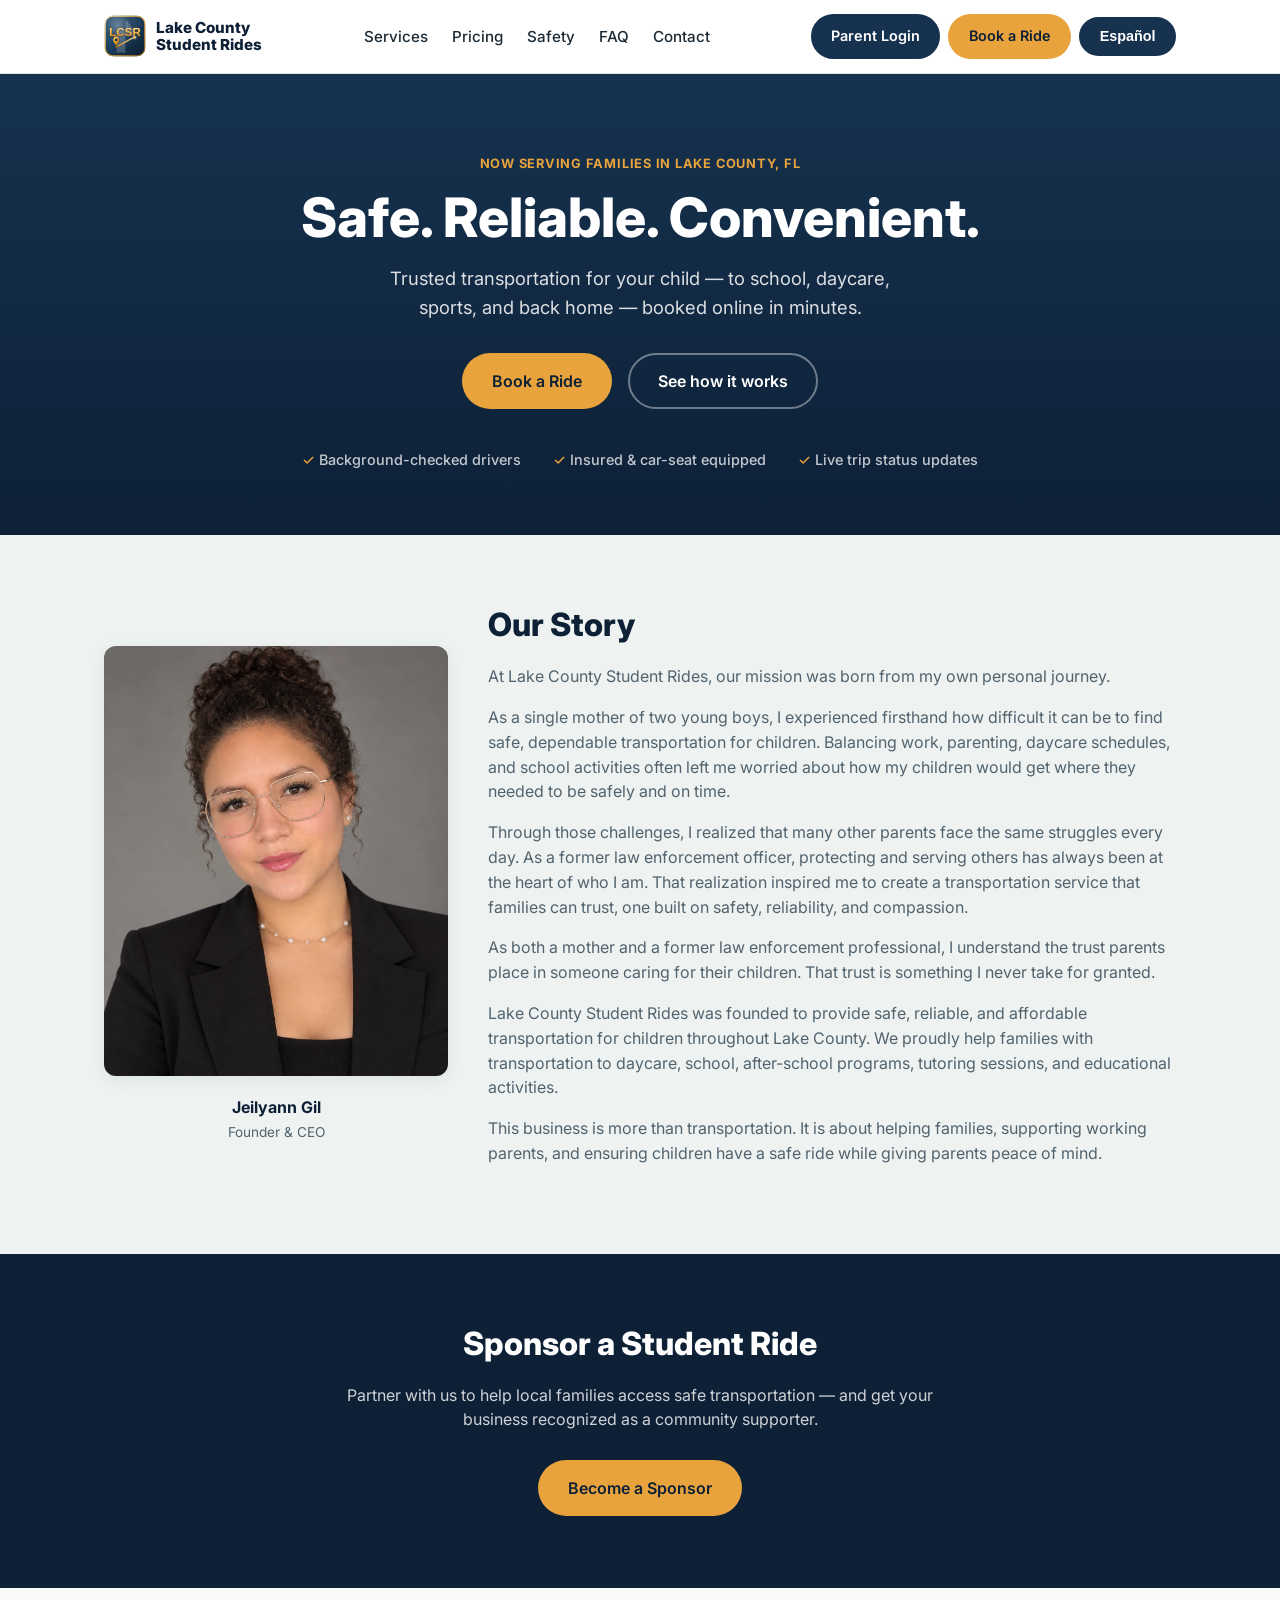
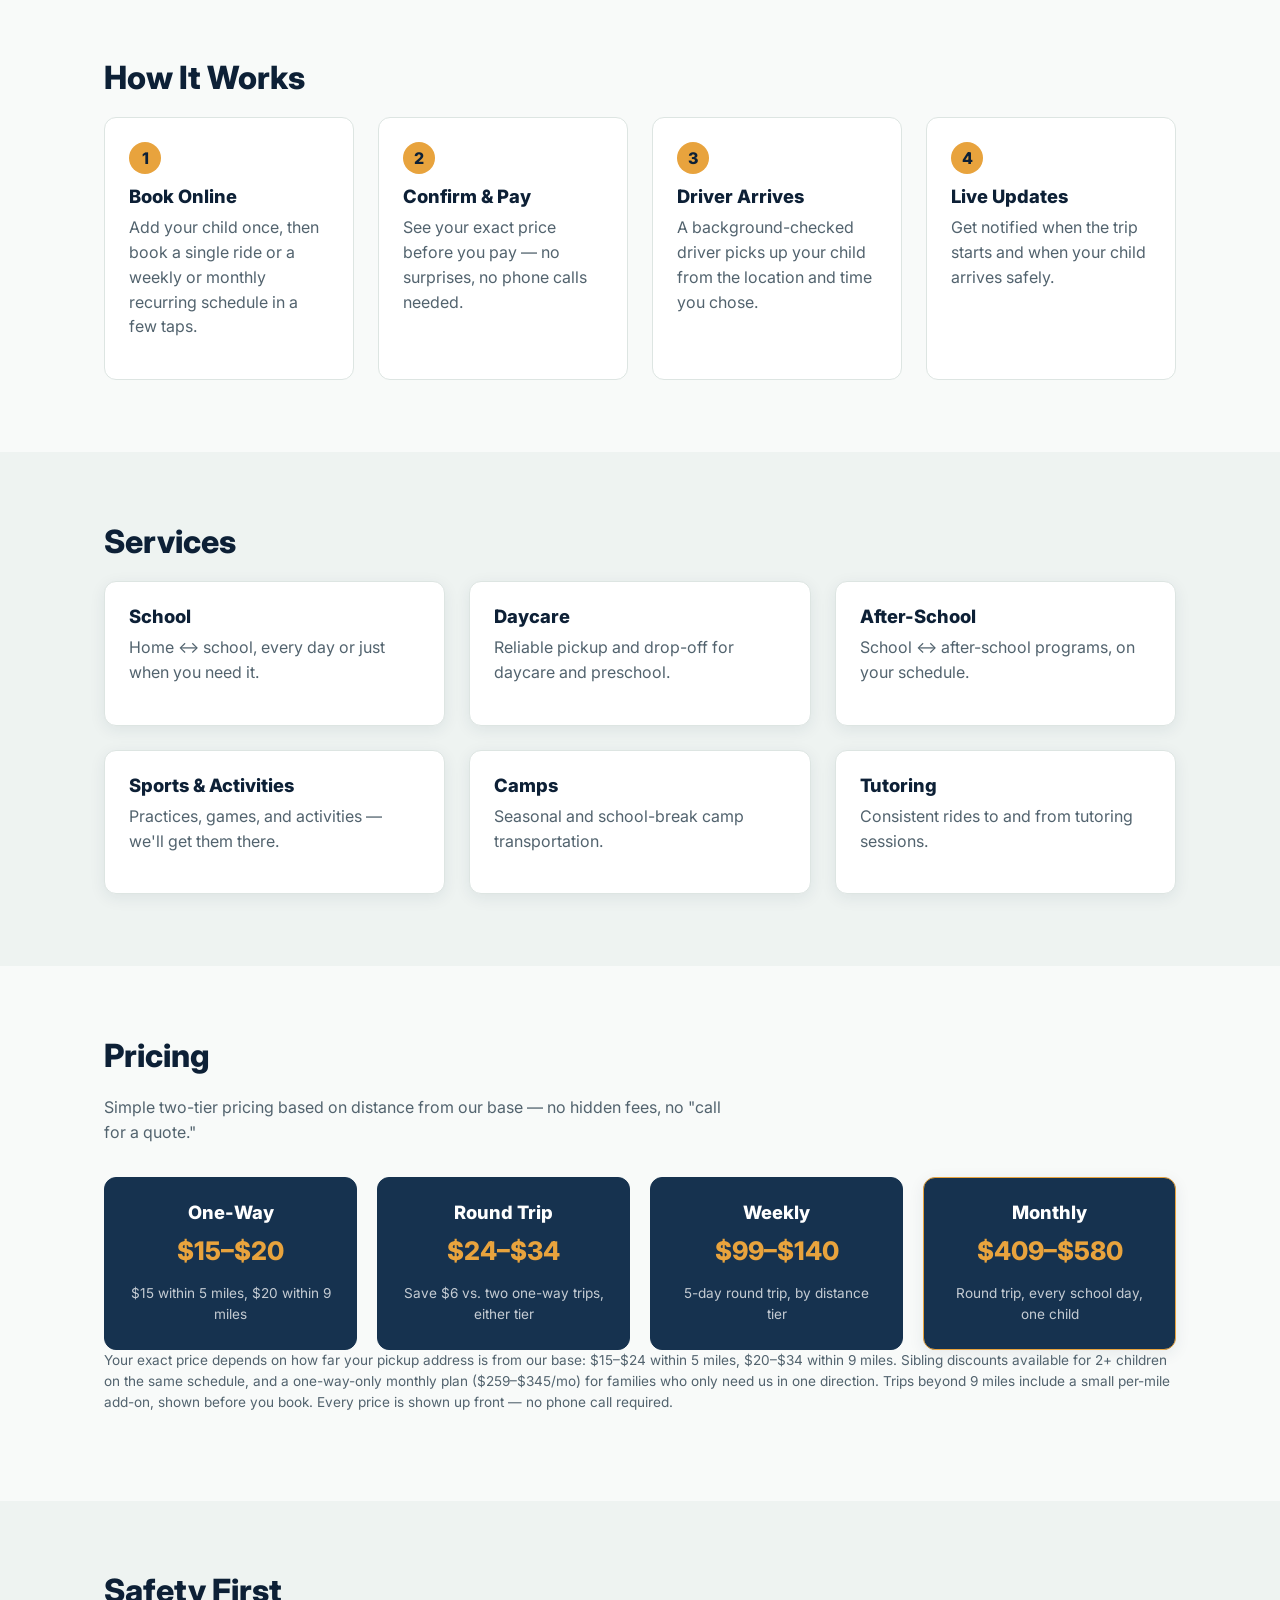
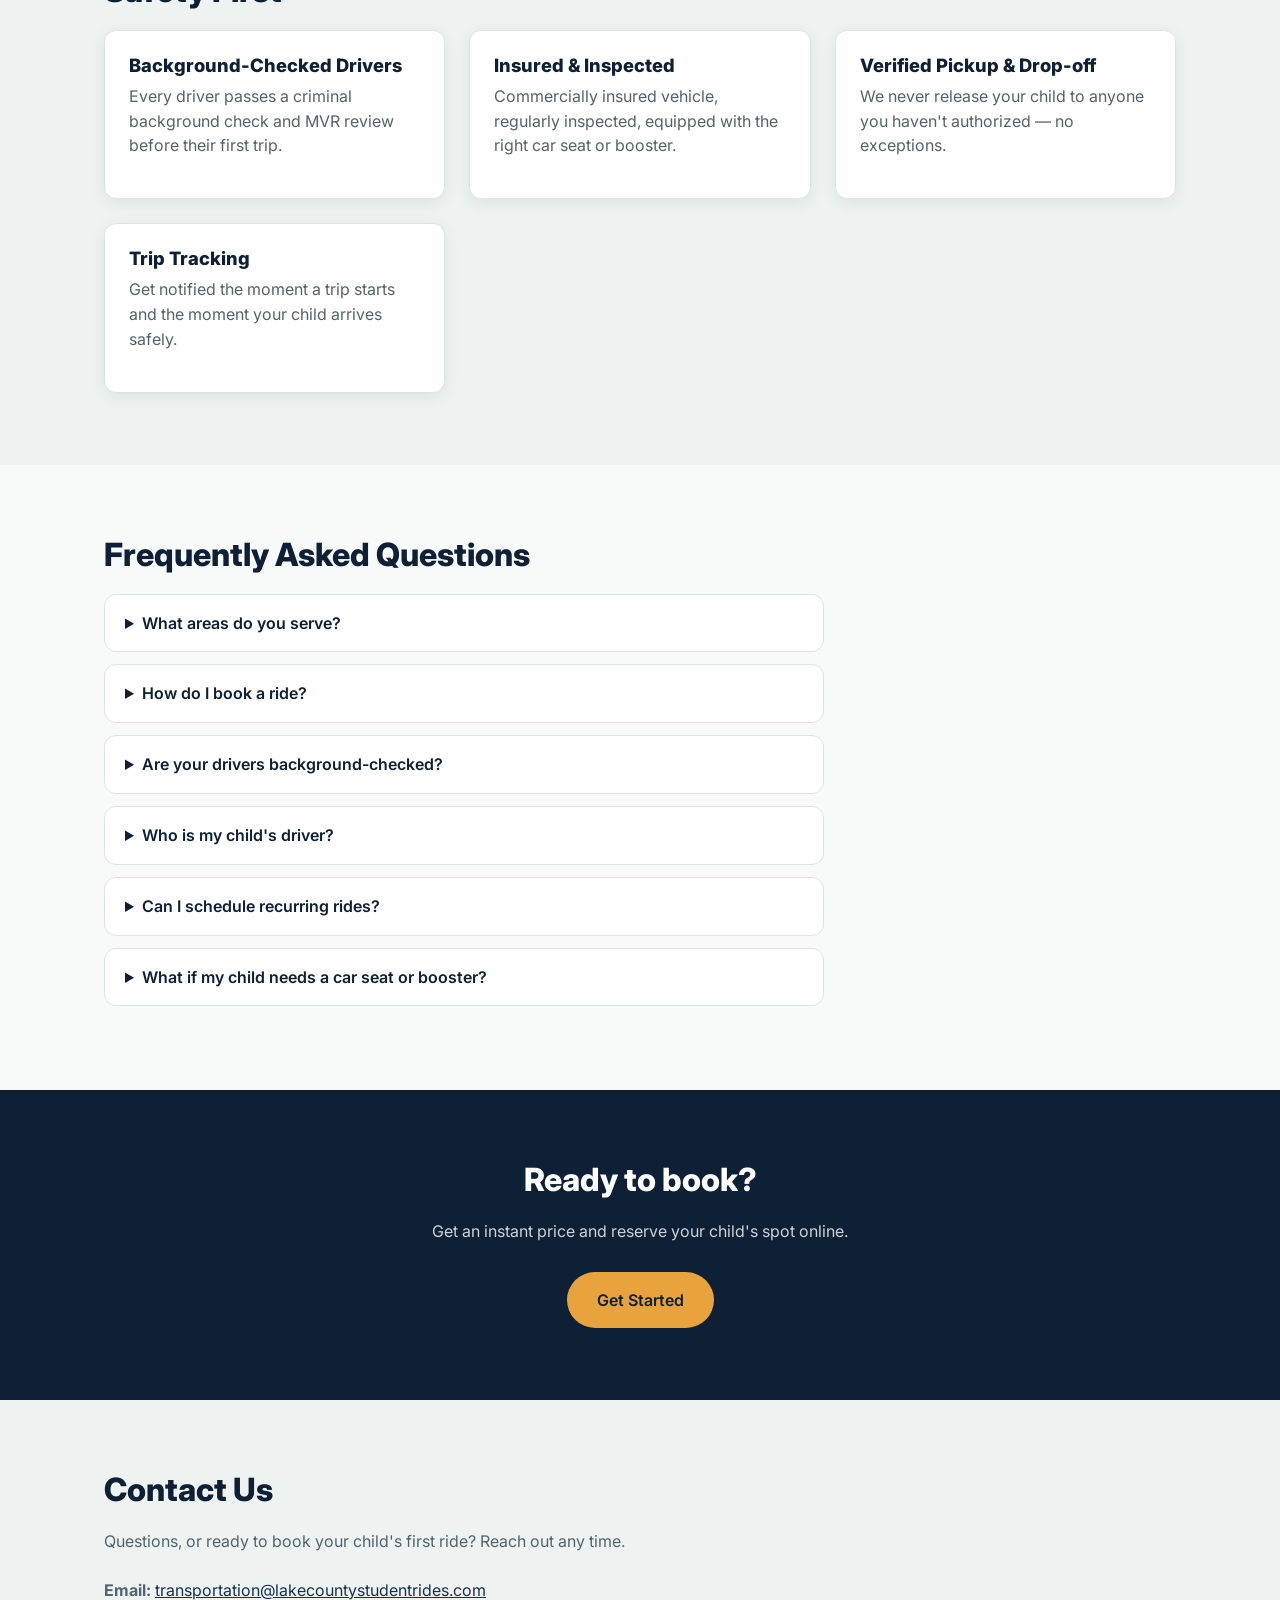
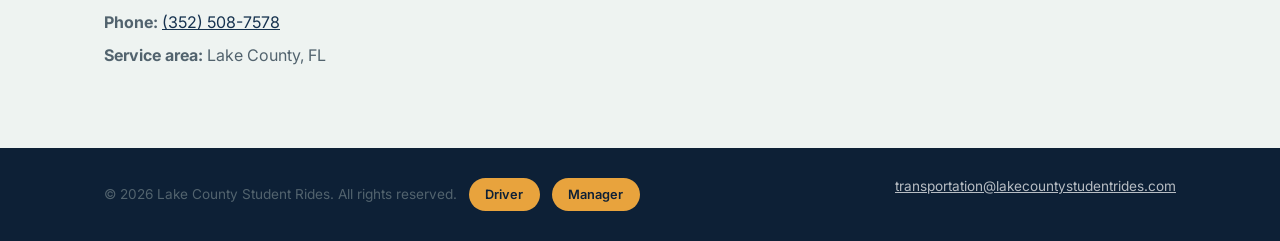
<file: index.html>
<!doctype html>
<html lang="en">
<head>
  <meta charset="UTF-8" />
  <meta name="viewport" content="width=device-width, initial-scale=1.0" />
  <title>Lake County Student Rides | Safe. Reliable. Convenient.</title>
  <meta name="description" content="Background-checked, insured transportation for children in Lake County, FL — school, daycare, after-school, sports, camps, and tutoring. Book online." />
  <link rel="preconnect" href="https://fonts.googleapis.com">
  <link rel="preconnect" href="https://fonts.gstatic.com" crossorigin>
  <link href="https://fonts.googleapis.com/css2?family=Inter:wght@400;500;600;700;800&display=swap" rel="stylesheet">
  <link rel="icon" type="image/svg+xml" href="/assets/logo-mark.svg" />
  <link rel="stylesheet" href="/assets/styles.css" />
</head>
<body>

  <header class="site-header">
    <div class="wrap header-inner">
      <a class="brand" href="/">
        <img src="/assets/logo-mark.svg" alt="" width="42" height="42" class="brand-mark-img" />
        <span class="brand-name">Lake County<br>Student Rides</span>
      </a>
      <nav class="main-nav" aria-label="Primary">
        <a href="#services" data-i18n-es="Servicios">Services</a>
        <a href="#pricing" data-i18n-es="Precios">Pricing</a>
        <a href="#safety" data-i18n-es="Seguridad">Safety</a>
        <a href="#faq" data-i18n-es="Preguntas Frecuentes">FAQ</a>
        <a href="#contact" data-i18n-es="Contacto">Contact</a>
      </nav>
      <div class="header-actions">
        <a class="btn btn-navy-white" href="/parent-portal.html" data-i18n-es="Acceso de Padres">Parent Login</a>
        <a class="btn btn-primary" href="/book.html" data-i18n-es="Reservar un Viaje">Book a Ride</a>
        <button type="button" class="btn btn-ghost" data-lang-toggle>Español</button>
      </div>
    </div>
  </header>

  <main>
    <section class="hero">
      <div class="wrap hero-inner">
        <p class="eyebrow" data-i18n-es="Ahora atendiendo a familias en el Condado de Lake, FL">Now serving families in Lake County, FL</p>
        <h1 data-i18n-es="Seguro. Confiable. Conveniente.">Safe. Reliable. Convenient.</h1>
        <p class="hero-sub" data-i18n-es="Transporte confiable para su hijo(a) — a la escuela, guardería, deportes, y de regreso a casa — reservado en línea en minutos.">
          Trusted transportation for your child — to school, daycare, sports, and back home —
          booked online in minutes.
        </p>
        <div class="hero-cta">
          <a class="btn btn-primary btn-lg" href="/book.html" data-i18n-es="Reservar un Viaje">Book a Ride</a>
          <a class="btn btn-ghost btn-lg" href="#how-it-works" data-i18n-es="Vea cómo funciona">See how it works</a>
        </div>
        <ul class="trust-strip" aria-label="Safety highlights">
          <li data-i18n-es="Conductores con verificación de antecedentes">Background-checked drivers</li>
          <li data-i18n-es="Asegurado y equipado con asiento de auto">Insured &amp; car-seat equipped</li>
          <li data-i18n-es="Actualizaciones en vivo del viaje">Live trip status updates</li>
        </ul>
      </div>
    </section>

    <section id="our-story" class="section section-alt">
      <div class="wrap">
        <div class="story-layout">
          <div>
            <img class="story-photo" src="/assets/images/owner-photo.webp" alt="Founder of Lake County Student Rides" />
            <p style="text-align:center; font-weight:700; color:var(--navy-dark); margin:0.75rem 0 0;">Jeilyann Gil</p>
            <p style="text-align:center; font-size:0.85rem; color:var(--text-muted); margin:0.15rem 0 0;">Founder &amp; CEO</p>
          </div>
          <div>
            <h2 data-i18n-es="Nuestra Historia">Our Story</h2>
            <p class="section-lede" data-i18n-es="En Lake County Student Rides, nuestra misión nació de mi propia experiencia personal.">At Lake County Student Rides, our mission was born from my own personal journey.</p>
            <p data-i18n-es="Como madre soltera de dos niños pequeños, experimenté de primera mano lo difícil que puede ser encontrar transporte seguro y confiable para los niños. Equilibrar el trabajo, la crianza, los horarios de guardería y las actividades escolares a menudo me dejaba preocupada por cómo mis hijos llegarían a donde necesitaban estar, de forma segura y a tiempo.">As a single mother of two young boys, I experienced firsthand how difficult it can be to find safe, dependable transportation for children. Balancing work, parenting, daycare schedules, and school activities often left me worried about how my children would get where they needed to be safely and on time.</p>
            <p data-i18n-es="A través de esos desafíos, me di cuenta de que muchos otros padres enfrentan las mismas dificultades todos los días. Como ex oficial de policía, proteger y servir a los demás siempre ha sido el centro de quién soy. Esa realización me inspiró a crear un servicio de transporte en el que las familias puedan confiar, uno basado en la seguridad, la confiabilidad y la compasión.">Through those challenges, I realized that many other parents face the same struggles every day. As a former law enforcement officer, protecting and serving others has always been at the heart of who I am. That realization inspired me to create a transportation service that families can trust, one built on safety, reliability, and compassion.</p>
            <p data-i18n-es="Como madre y ex profesional de las fuerzas del orden, entiendo la confianza que los padres depositan en alguien que cuida a sus hijos. Esa confianza es algo que nunca doy por sentado.">As both a mother and a former law enforcement professional, I understand the trust parents place in someone caring for their children. That trust is something I never take for granted.</p>
            <p data-i18n-es="Lake County Student Rides fue fundada para brindar transporte seguro, confiable y asequible para niños en todo el Condado de Lake. Con orgullo ayudamos a las familias con transporte a la guardería, la escuela, programas extracurriculares, sesiones de tutoría y actividades educativas.">Lake County Student Rides was founded to provide safe, reliable, and affordable transportation for children throughout Lake County. We proudly help families with transportation to daycare, school, after-school programs, tutoring sessions, and educational activities.</p>
            <p data-i18n-es="Este negocio es más que transporte. Se trata de ayudar a las familias, apoyar a los padres que trabajan, y asegurar que los niños tengan un viaje seguro mientras se les da tranquilidad a los padres.">This business is more than transportation. It is about helping families, supporting working parents, and ensuring children have a safe ride while giving parents peace of mind.</p>
          </div>
        </div>
      </div>
    </section>

    <section id="sponsor" class="section section-cta">
      <div class="wrap">
        <h2 data-i18n-es="Patrocine un Viaje Estudiantil">Sponsor a Student Ride</h2>
        <p style="max-width:640px; margin-left:auto; margin-right:auto;" data-i18n-es="Asóciese con nosotros para ayudar a familias locales a acceder a transporte seguro — y logre que su negocio sea reconocido como un patrocinador comunitario.">Partner with us to help local families access safe transportation — and get your business recognized as a community supporter.</p>
        <a class="btn btn-primary btn-lg" href="/sponsor.html" data-i18n-es="Conviértase en Patrocinador">Become a Sponsor</a>
      </div>
    </section>

    <section id="how-it-works" class="section">
      <div class="wrap">
        <h2 data-i18n-es="Cómo Funciona">How It Works</h2>
        <ol class="steps">
          <li>
            <span class="step-num">1</span>
            <h3 data-i18n-es="Reserve en Línea">Book Online</h3>
            <p data-i18n-es="Agregue a su hijo(a) una vez, luego reserve un viaje único o un horario recurrente semanal o mensual en unos pocos toques.">Add your child once, then book a single ride or a weekly or monthly recurring schedule in a few taps.</p>
          </li>
          <li>
            <span class="step-num">2</span>
            <h3 data-i18n-es="Confirme y Pague">Confirm &amp; Pay</h3>
            <p data-i18n-es="Vea su precio exacto antes de pagar — sin sorpresas, sin necesidad de llamadas telefónicas.">See your exact price before you pay — no surprises, no phone calls needed.</p>
          </li>
          <li>
            <span class="step-num">3</span>
            <h3 data-i18n-es="Llega el Conductor">Driver Arrives</h3>
            <p data-i18n-es="Un conductor con verificación de antecedentes recoge a su hijo(a) en el lugar y la hora que usted eligió.">A background-checked driver picks up your child from the location and time you chose.</p>
          </li>
          <li>
            <span class="step-num">4</span>
            <h3 data-i18n-es="Actualizaciones en Vivo">Live Updates</h3>
            <p data-i18n-es="Reciba notificaciones cuando el viaje comience y cuando su hijo(a) llegue de forma segura.">Get notified when the trip starts and when your child arrives safely.</p>
          </li>
        </ol>
      </div>
    </section>

    <section id="services" class="section section-alt">
      <div class="wrap">
        <h2 data-i18n-es="Servicios">Services</h2>
        <div class="cards">
          <div class="card"><h3 data-i18n-es="Escuela">School</h3><p data-i18n-es="Casa ↔ escuela, todos los días o solo cuando lo necesite.">Home ↔ school, every day or just when you need it.</p></div>
          <div class="card"><h3 data-i18n-es="Guardería">Daycare</h3><p data-i18n-es="Recogida y entrega confiable para guardería y preescolar.">Reliable pickup and drop-off for daycare and preschool.</p></div>
          <div class="card"><h3 data-i18n-es="Después de la Escuela">After-School</h3><p data-i18n-es="Escuela ↔ programas después de la escuela, según su horario.">School ↔ after-school programs, on your schedule.</p></div>
          <div class="card"><h3 data-i18n-es="Deportes y Actividades">Sports &amp; Activities</h3><p data-i18n-es="Prácticas, juegos y actividades — los llevaremos allí.">Practices, games, and activities — we'll get them there.</p></div>
          <div class="card"><h3 data-i18n-es="Campamentos">Camps</h3><p data-i18n-es="Transporte para campamentos de temporada y vacaciones escolares.">Seasonal and school-break camp transportation.</p></div>
          <div class="card"><h3 data-i18n-es="Tutoría">Tutoring</h3><p data-i18n-es="Viajes consistentes hacia y desde las sesiones de tutoría.">Consistent rides to and from tutoring sessions.</p></div>
        </div>
      </div>
    </section>

    <section id="pricing" class="section">
      <div class="wrap">
        <h2 data-i18n-es="Precios">Pricing</h2>
        <p class="section-lede" data-i18n-es='Precios simples de dos niveles según la distancia desde nuestra base — sin tarifas ocultas, sin tener que "llamar para cotizar."'>Simple two-tier pricing based on distance from our base — no hidden fees, no "call for a quote."</p>
        <div class="pricing-grid">
          <div class="price-card">
            <h3 data-i18n-es="Solo Ida">One-Way</h3>
            <p class="price">$15&ndash;$20</p>
            <p class="price-note" data-i18n-es="$15 dentro de 5 millas, $20 dentro de 9 millas">$15 within 5 miles, $20 within 9 miles</p>
          </div>
          <div class="price-card">
            <h3 data-i18n-es="Viaje Redondo">Round Trip</h3>
            <p class="price">$24&ndash;$34</p>
            <p class="price-note" data-i18n-es="Ahorre $6 comparado con dos viajes de ida, en cualquier nivel">Save $6 vs. two one-way trips, either tier</p>
          </div>
          <div class="price-card">
            <h3 data-i18n-es="Semanal">Weekly</h3>
            <p class="price">$99&ndash;$140</p>
            <p class="price-note" data-i18n-es="Viaje redondo de 5 días, según el nivel de distancia">5-day round trip, by distance tier</p>
          </div>
          <div class="price-card price-card-highlight">
            <h3 data-i18n-es="Mensual">Monthly</h3>
            <p class="price">$409&ndash;$580</p>
            <p class="price-note" data-i18n-es="Viaje redondo, todos los días de escuela, un niño">Round trip, every school day, one child</p>
          </div>
        </div>
        <p class="section-footnote" data-i18n-es="Su precio exacto depende de qué tan lejos está su dirección de recogida de nuestra base: $15–$24 dentro de 5 millas, $20–$34 dentro de 9 millas. Hay descuentos para hermanos disponibles para 2 o más niños con el mismo horario, y un plan mensual de solo ida ($259–$345/mes) para familias que solo necesitan el servicio en una dirección. Los viajes de más de 9 millas incluyen un pequeño cargo adicional por milla, mostrado antes de reservar. Cada precio se muestra por adelantado — no se requiere llamada telefónica.">Your exact price depends on how far your pickup address is from our base: $15–$24 within 5 miles, $20–$34 within 9 miles. Sibling discounts available for 2+ children on the same schedule, and a one-way-only monthly plan ($259–$345/mo) for families who only need us in one direction. Trips beyond 9 miles include a small per-mile add-on, shown before you book. Every price is shown up front — no phone call required.</p>
      </div>
    </section>

    <section id="safety" class="section section-alt">
      <div class="wrap">
        <h2 data-i18n-es="La Seguridad Primero">Safety First</h2>
        <div class="cards">
          <div class="card">
            <h3 data-i18n-es="Conductores con Verificación de Antecedentes">Background-Checked Drivers</h3>
            <p data-i18n-es="Cada conductor pasa una verificación de antecedentes penales y una revisión de su historial de manejo antes de su primer viaje.">Every driver passes a criminal background check and MVR review before their first trip.</p>
          </div>
          <div class="card">
            <h3 data-i18n-es="Asegurado e Inspeccionado">Insured &amp; Inspected</h3>
            <p data-i18n-es="Vehículo con seguro comercial, inspeccionado regularmente, equipado con el asiento de auto o elevador adecuado.">Commercially insured vehicle, regularly inspected, equipped with the right car seat or booster.</p>
          </div>
          <div class="card">
            <h3 data-i18n-es="Recogida y Entrega Verificada">Verified Pickup &amp; Drop-off</h3>
            <p data-i18n-es="Nunca entregamos a su hijo(a) a alguien que usted no haya autorizado — sin excepciones.">We never release your child to anyone you haven't authorized — no exceptions.</p>
          </div>
          <div class="card">
            <h3 data-i18n-es="Seguimiento del Viaje">Trip Tracking</h3>
            <p data-i18n-es="Reciba una notificación en el momento en que comienza el viaje y en el momento en que su hijo(a) llega de forma segura.">Get notified the moment a trip starts and the moment your child arrives safely.</p>
          </div>
        </div>
      </div>
    </section>

    <section id="faq" class="section">
      <div class="wrap">
        <h2 data-i18n-es="Preguntas Frecuentes">Frequently Asked Questions</h2>
        <div class="faq-list">
          <details>
            <summary data-i18n-es="¿Qué áreas atienden?">What areas do you serve?</summary>
            <p data-i18n-es="Actualmente atendemos Tavares, Eustis y Mount Dora en el Condado de Lake, FL — pronto expandiéndonos a todo el Condado de Lake. Contáctenos para confirmar la cobertura de su dirección específica.">We're currently serving Tavares, Eustis, and Mount Dora in Lake County, FL — soon expanding to all of Lake County. Contact us to confirm coverage for your specific address.</p>
          </details>
          <details>
            <summary data-i18n-es="¿Cómo reservo un viaje?">How do I book a ride?</summary>
            <p data-i18n-es='Vaya a nuestra página de <a href="/book.html">Reservar un Viaje</a> — ingrese su dirección de recogida y elija su servicio, y verá su precio exacto antes de pagar.'>Head to our <a href="/book.html">Book a Ride</a> page — enter your pickup address and choose your service, and you'll see your exact price before paying anything.</p>
          </details>
          <details>
            <summary data-i18n-es="¿Sus conductores tienen verificación de antecedentes?">Are your drivers background-checked?</summary>
            <p data-i18n-es="Sí. Cada conductor completa una verificación de antecedentes, una revisión de su historial de manejo, y una certificación de RCP/primeros auxilios antes de conducir.">Yes. Every driver completes a background check, motor vehicle record review, and CPR/First Aid certification before driving.</p>
          </details>
          <details>
            <summary data-i18n-es="¿Quién es el conductor de mi hijo(a)?">Who is my child's driver?</summary>
            <p style="font-style:italic; font-weight:700; color:var(--navy-dark); border-left:3px solid var(--gold); padding-left:0.85rem; margin-bottom:0.85rem;" data-i18n-es="Las personas cariñosas y confiables que ayudan a transportar a sus hijos de forma segura todos los días.">The caring and trusted individuals who help transport your children safely every day.</p>
            <p data-i18n-es="Por ahora, esa soy yo personalmente — como fundadora, actualmente conduzco cada ruta yo misma, para que usted siempre sepa exactamente quién recoge y entrega a su hijo(a). A medida que crezcamos, cualquier conductor adicional cumplirá con los mismos estándares de verificación de antecedentes, historial de manejo y RCP/primeros auxilios antes de conducir a su hijo(a).">Right now, that's me personally — as the founder, I currently drive every single route myself, so you always know exactly who's picking up and dropping off your child. As we grow, any additional drivers will meet the same background-check, MVR, and CPR/First Aid standards before ever driving your child.</p>
          </details>
          <details>
            <summary data-i18n-es="¿Puedo programar viajes recurrentes?">Can I schedule recurring rides?</summary>
            <p data-i18n-es="Sí — se admiten horarios recurrentes tanto semanales como mensuales (por ejemplo, viajes escolares de lunes a viernes), con un descuento para horarios fijos. Los planes mensuales incluso pueden renovarse automáticamente cada mes para que no tenga que reservar de nuevo.">Yes — both weekly and monthly recurring schedules (e.g., Monday–Friday school runs) are supported, with a discount for standing schedules. Monthly plans can even auto-renew each month so you don't have to rebook.</p>
          </details>
          <details>
            <summary data-i18n-es="¿Qué pasa si mi hijo(a) necesita un asiento de auto o elevador?">What if my child needs a car seat or booster?</summary>
            <p data-i18n-es="Nosotros proporcionamos e instalamos asientos de auto y elevadores apropiados para la edad — solo díganos la edad de su hijo(a) al momento de reservar.">We provide and install age-appropriate car seats and booster seats — just let us know your child's age when booking.</p>
          </details>
        </div>
      </div>
    </section>

    <section id="book" class="section section-cta">
      <div class="wrap">
        <h2 data-i18n-es="¿Listo para reservar?">Ready to book?</h2>
        <p data-i18n-es="Obtenga un precio instantáneo y reserve el lugar de su hijo(a) en línea.">Get an instant price and reserve your child's spot online.</p>
        <a class="btn btn-primary btn-lg" href="/book.html" data-i18n-es="Comenzar">Get Started</a>
      </div>
    </section>

    <section id="contact" class="section section-alt">
      <div class="wrap contact-inner">
        <div>
          <h2 data-i18n-es="Contáctenos">Contact Us</h2>
          <p data-i18n-es="¿Preguntas, o listo para reservar el primer viaje de su hijo(a)? Comuníquese en cualquier momento.">Questions, or ready to book your child's first ride? Reach out any time.</p>
          <ul class="contact-list">
            <li><strong data-i18n-es="Correo electrónico:">Email:</strong> <a href="mailto:transportation@lakecountystudentrides.com">transportation@lakecountystudentrides.com</a></li>
            <li><strong data-i18n-es="Teléfono:">Phone:</strong> <a href="tel:+13525087578">(352) 508-7578</a></li>
            <li><strong data-i18n-es="Área de servicio:">Service area:</strong> <span data-i18n-es="Condado de Lake, FL">Lake County, FL</span></li>
          </ul>
        </div>
      </div>
    </section>
  </main>

  <footer class="site-footer">
    <div class="wrap footer-inner">
      <div style="display:flex; align-items:center; gap:0.75rem; flex-wrap:wrap;">
        <p style="margin:0;">&copy; <span id="year"></span> Lake County Student Rides. <span data-i18n-es="Todos los derechos reservados.">All rights reserved.</span></p>
        <a class="btn btn-primary" href="/driver.html" style="padding:0.3rem 0.9rem; font-size:0.8rem;" data-i18n-es="Conductor">Driver</a>
        <a class="btn btn-primary" href="/manage-drivers.html" style="padding:0.3rem 0.9rem; font-size:0.8rem;" data-i18n-es="Gerente">Manager</a>
      </div>
      <p class="footer-links"><a href="mailto:transportation@lakecountystudentrides.com">transportation@lakecountystudentrides.com</a></p>
    </div>
  </footer>

  <script>
    document.getElementById('year').textContent = new Date().getFullYear();
  </script>
  <script src="/assets/i18n.js"></script>
</body>
</html>
</file>
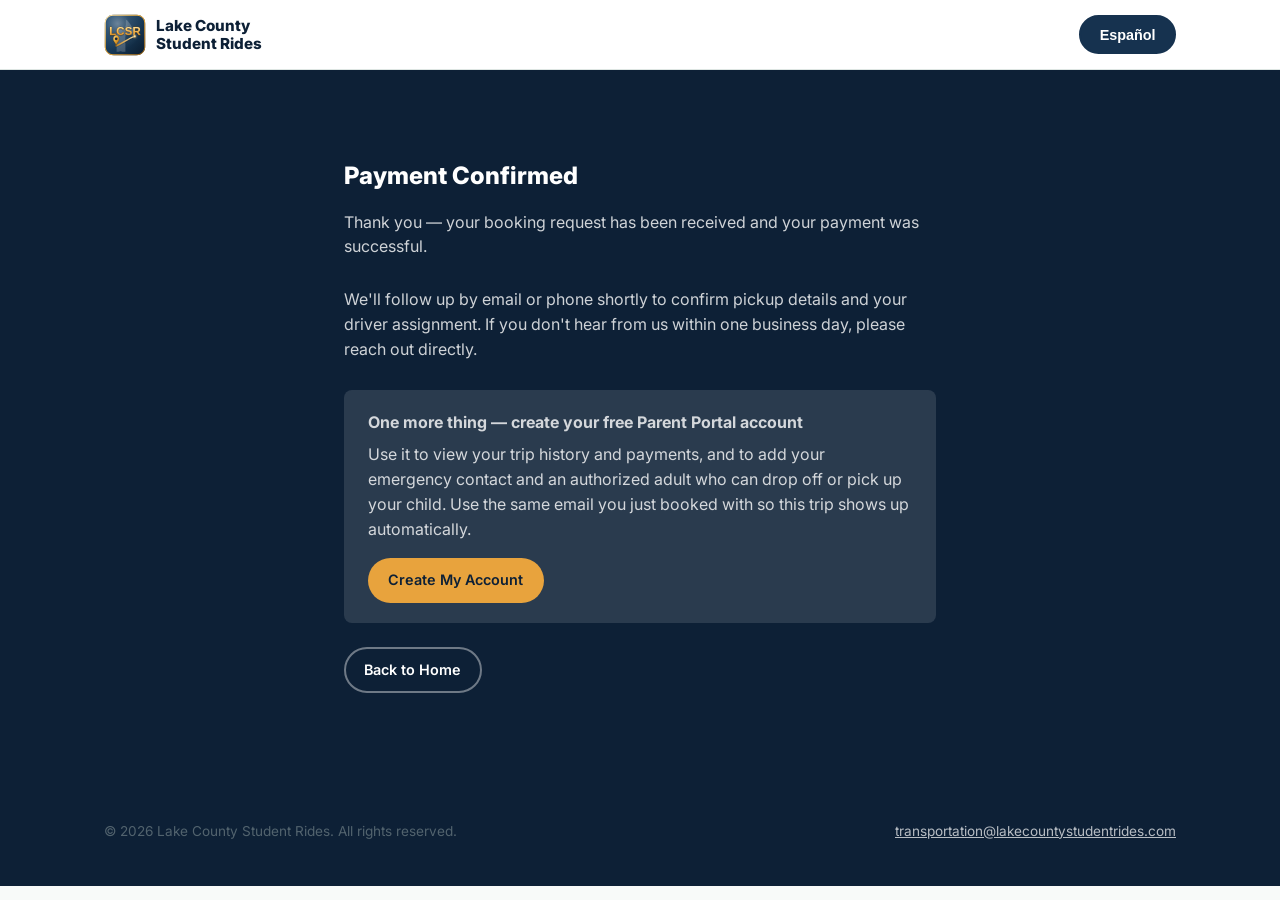
<file: booking-success.html>
<!doctype html>
<html lang="en">
<head>
  <meta charset="UTF-8" />
  <meta name="viewport" content="width=device-width, initial-scale=1.0" />
  <title>Payment Confirmed | Lake County Student Rides</title>
  <link rel="preconnect" href="https://fonts.googleapis.com">
  <link rel="preconnect" href="https://fonts.gstatic.com" crossorigin>
  <link href="https://fonts.googleapis.com/css2?family=Inter:wght@400;500;600;700;800&display=swap" rel="stylesheet">
  <link rel="icon" type="image/svg+xml" href="/assets/logo-mark.svg" />
  <link rel="stylesheet" href="/assets/styles.css" />
</head>
<body>
  <header class="site-header">
    <div class="wrap header-inner">
      <a class="brand" href="/">
        <img src="/assets/logo-mark.svg" alt="" width="42" height="42" class="brand-mark-img" />
        <span class="brand-name">Lake County<br>Student Rides</span>
      </a>
      <button type="button" class="btn btn-ghost" data-lang-toggle style="margin-left:auto;">Español</button>
    </div>
  </header>

  <main>
    <section class="section section-cta" style="text-align:left;">
      <div class="wrap" style="max-width:640px;">
        <h1 style="color:#fff;" data-i18n-es="Pago Confirmado">Payment Confirmed</h1>
        <p data-i18n-es="Gracias — su solicitud de reserva ha sido recibida y su pago fue exitoso.">Thank you — your booking request has been received and your payment was successful.</p>
        <p data-i18n-es="Le daremos seguimiento por correo electrónico o teléfono en breve para confirmar los detalles de recogida y la asignación de su conductor. Si no tiene noticias nuestras dentro de un día hábil, por favor contáctenos directamente.">We'll follow up by email or phone shortly to confirm pickup details and your driver assignment. If you don't hear from us within one business day, please reach out directly.</p>
        <div style="background:rgba(255,255,255,0.12); border-radius:8px; padding:1.25rem 1.5rem; margin:1.5rem 0;">
          <p style="margin:0 0 0.5rem; font-weight:700;" data-i18n-es="Una cosa más — cree su cuenta gratuita del Portal para Padres">One more thing — create your free Parent Portal account</p>
          <p style="margin:0 0 1rem;" data-i18n-es="Úsela para ver su historial de viajes y pagos, y para agregar su contacto de emergencia y un adulto autorizado que pueda dejar o recoger a su hijo/a. Use el mismo correo electrónico con el que acaba de reservar para que este viaje aparezca automáticamente.">Use it to view your trip history and payments, and to add your emergency contact and an authorized adult who can drop off or pick up your child. Use the same email you just booked with so this trip shows up automatically.</p>
          <a class="btn btn-primary" href="/parent-portal.html" data-i18n-es="Crear Mi Cuenta">Create My Account</a>
        </div>
        <p><a class="btn btn-ghost" href="/" style="color:#fff; border-color:rgba(255,255,255,0.4);" data-i18n-es="Volver al Inicio">Back to Home</a></p>
      </div>
    </section>
  </main>

  <footer class="site-footer">
    <div class="wrap footer-inner">
      <p>&copy; <span id="year"></span> <span data-i18n-es="Lake County Student Rides. Todos los derechos reservados.">Lake County Student Rides. All rights reserved.</span></p>
      <p class="footer-links"><a href="mailto:transportation@lakecountystudentrides.com">transportation@lakecountystudentrides.com</a></p>
    </div>
  </footer>
  <script>document.getElementById('year').textContent = new Date().getFullYear();</script>
  <script src="/assets/i18n.js"></script>
</body>
</html>
</file>
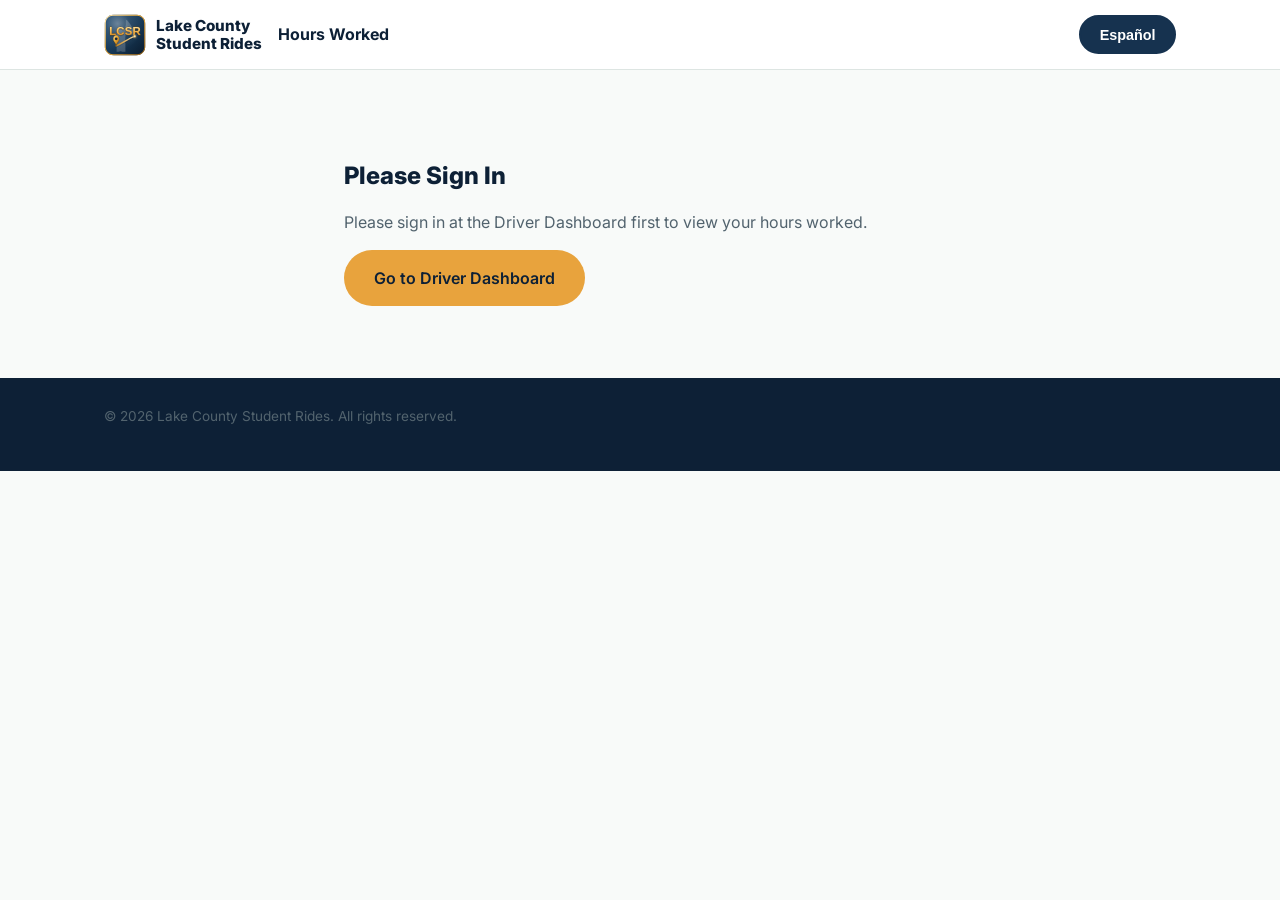
<file: driver-hours.html>
<!doctype html>
<html lang="en">
<head>
  <meta charset="UTF-8" />
  <meta name="viewport" content="width=device-width, initial-scale=1.0" />
  <title>Hours Worked | Lake County Student Rides</title>
  <meta name="robots" content="noindex, nofollow" />
  <link rel="icon" type="image/svg+xml" href="/assets/logo-mark.svg" />
  <link rel="manifest" href="/driver-manifest.json" />
  <link rel="apple-touch-icon" href="/assets/icons/icon-192.png" />
  <meta name="theme-color" content="#16324f" />
  <meta name="mobile-web-app-capable" content="yes" />
  <meta name="apple-mobile-web-app-capable" content="yes" />
  <meta name="apple-mobile-web-app-status-bar-style" content="black-translucent" />
  <meta name="apple-mobile-web-app-title" content="LCSR Driver" />
  <link href="https://fonts.googleapis.com/css2?family=Inter:wght@400;500;600;700;800&display=swap" rel="stylesheet">
  <link rel="stylesheet" href="/assets/styles.css" />
</head>
<body>

  <header class="site-header">
    <div class="wrap header-inner">
      <a class="brand" href="/">
        <img src="/assets/logo-mark.svg" alt="" width="42" height="42" class="brand-mark-img" />
        <span class="brand-name">Lake County<br>Student Rides</span>
      </a>
      <span style="font-weight:700; color:var(--navy-dark);" data-i18n-es="Horas Trabajadas">Hours Worked</span>
      <button type="button" class="btn btn-ghost" data-lang-toggle style="margin-left:auto;">Español</button>
    </div>
  </header>

  <main>
    <section class="section booking-section">
      <div class="wrap booking-wrap">

        <div id="signed-out-panel" hidden>
          <h1 data-i18n-es="Por Favor Inicie Sesión">Please Sign In</h1>
          <p class="section-lede" data-i18n-es="Inicie sesión en el Panel del Conductor primero para ver sus horas trabajadas.">Please sign in at the Driver Dashboard first to view your hours worked.</p>
          <a class="btn btn-primary btn-lg" href="/driver.html" data-i18n-es="Ir al Panel del Conductor">Go to Driver Dashboard</a>
        </div>

        <div id="hours-panel" hidden>
          <h1 data-i18n-es="Horas Trabajadas">Hours Worked</h1>
          <p class="section-lede" data-i18n-es="Sus horas, agrupadas en períodos de pago de dos semanas, más reciente primero.">Your hours, grouped into two-week pay periods, most recent first.</p>
          <a class="btn btn-ghost" href="/driver-profile.html" style="margin-bottom:1.5rem; display:inline-block;" data-i18n-es="&larr; Volver a Mi Información">&larr; Back to My Information</a>

          <div id="hours-list"></div>
          <div id="hours-error" class="price-error" role="alert" hidden></div>
        </div>

      </div>
    </section>
  </main>

  <footer class="site-footer">
    <div class="wrap footer-inner">
      <p>&copy; <span id="year"></span> <span data-i18n-es="Lake County Student Rides. Todos los derechos reservados.">Lake County Student Rides. All rights reserved.</span></p>
    </div>
  </footer>

  <script>document.getElementById('year').textContent = new Date().getFullYear();</script>
  <script src="/assets/i18n.js"></script>
  <script src="/assets/driver-hours.js"></script>
  <script>
    if ('serviceWorker' in navigator) {
      window.addEventListener('load', () => navigator.serviceWorker.register('/sw.js'));
    }
  </script>
</body>
</html>
</file>
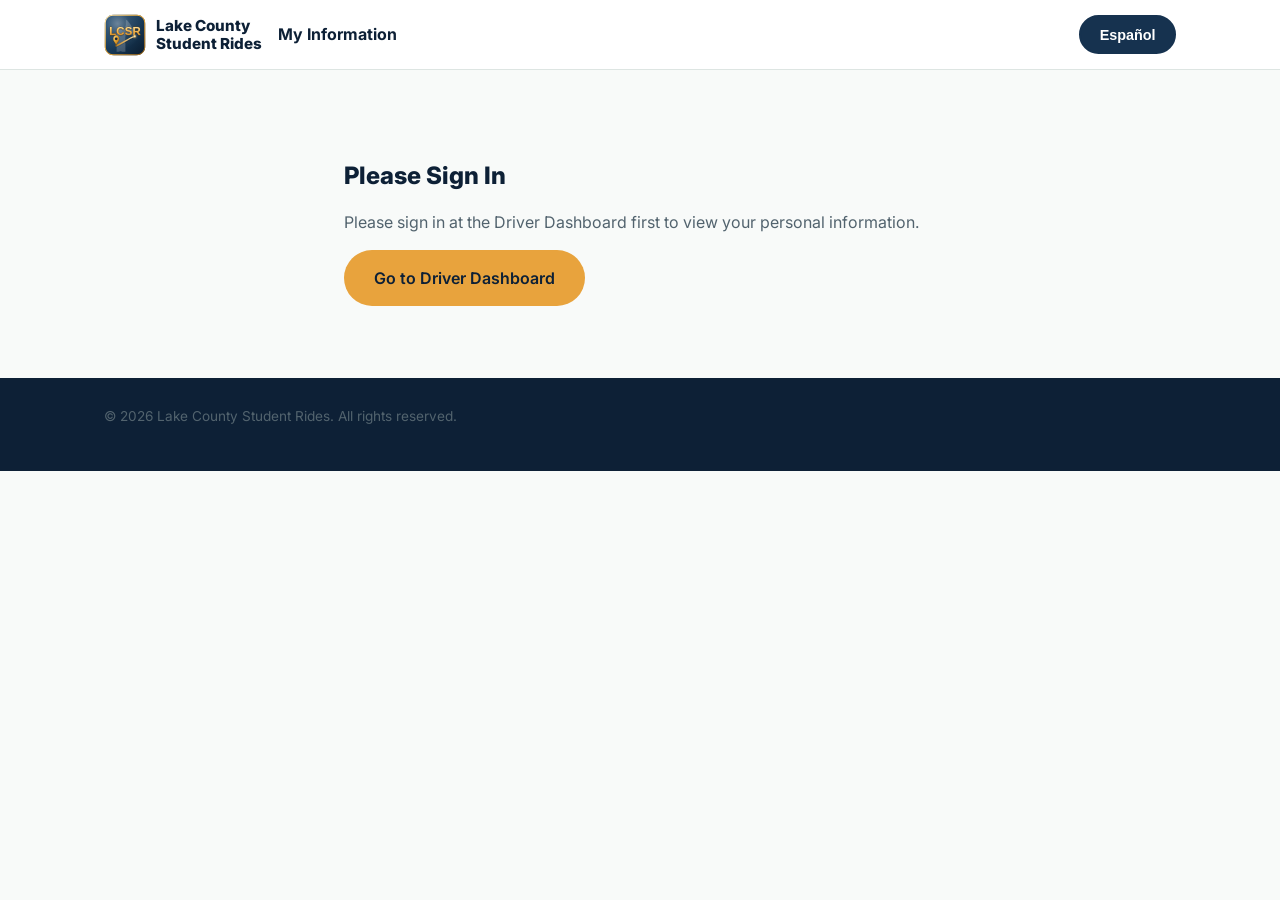
<file: driver-profile.html>
<!doctype html>
<html lang="en">
<head>
  <meta charset="UTF-8" />
  <meta name="viewport" content="width=device-width, initial-scale=1.0" />
  <title>My Information | Lake County Student Rides</title>
  <meta name="robots" content="noindex, nofollow" />
  <link rel="icon" type="image/svg+xml" href="/assets/logo-mark.svg" />
  <link rel="manifest" href="/driver-manifest.json" />
  <link rel="apple-touch-icon" href="/assets/icons/icon-192.png" />
  <meta name="theme-color" content="#16324f" />
  <meta name="mobile-web-app-capable" content="yes" />
  <meta name="apple-mobile-web-app-capable" content="yes" />
  <meta name="apple-mobile-web-app-status-bar-style" content="black-translucent" />
  <meta name="apple-mobile-web-app-title" content="LCSR Driver" />
  <link href="https://fonts.googleapis.com/css2?family=Inter:wght@400;500;600;700;800&display=swap" rel="stylesheet">
  <link rel="stylesheet" href="/assets/styles.css" />
</head>
<body>

  <header class="site-header">
    <div class="wrap header-inner">
      <a class="brand" href="/">
        <img src="/assets/logo-mark.svg" alt="" width="42" height="42" class="brand-mark-img" />
        <span class="brand-name">Lake County<br>Student Rides</span>
      </a>
      <span style="font-weight:700; color:var(--navy-dark);" data-i18n-es="Mi Información">My Information</span>
      <button type="button" class="btn btn-ghost" data-lang-toggle style="margin-left:auto;">Español</button>
    </div>
  </header>

  <main>
    <section class="section booking-section">
      <div class="wrap booking-wrap">

        <div id="signed-out-panel" hidden>
          <h1 data-i18n-es="Por Favor Inicie Sesión">Please Sign In</h1>
          <p class="section-lede" data-i18n-es="Inicie sesión en el Panel del Conductor primero para ver su información personal.">Please sign in at the Driver Dashboard first to view your personal information.</p>
          <a class="btn btn-primary btn-lg" href="/driver.html" data-i18n-es="Ir al Panel del Conductor">Go to Driver Dashboard</a>
        </div>

        <div id="info-panel" hidden>
          <h1 data-i18n-es="Mi Información">My Information</h1>
          <p class="section-lede" data-i18n-es="Haga clic en Editar para actualizar su información de contacto y de emergencia. Para la licencia, el vehículo o la fecha de contratación, comuníquese con su gerente.">Click Edit to update your contact and emergency contact info. For license, vehicle, or hire date info, contact your manager.</p>
          <a class="btn btn-ghost" href="/driver.html" style="margin-bottom:1.5rem; display:inline-block;" data-i18n-es="&larr; Volver al Panel">&larr; Back to Dashboard</a>
          <a class="btn btn-primary" href="/driver-hours.html" style="margin-bottom:1.5rem; margin-left:0.5rem; display:inline-block;" data-i18n-es="Horas Trabajadas">Hours Worked</a>

          <div id="info-card" class="price-result" style="margin-top:0;"></div>
          <div id="info-error" class="price-error" role="alert" hidden></div>
        </div>

      </div>
    </section>
  </main>

  <footer class="site-footer">
    <div class="wrap footer-inner">
      <p>&copy; <span id="year"></span> <span data-i18n-es="Lake County Student Rides. Todos los derechos reservados.">Lake County Student Rides. All rights reserved.</span></p>
    </div>
  </footer>

  <script>document.getElementById('year').textContent = new Date().getFullYear();</script>
  <script src="/assets/i18n.js"></script>
  <script src="/assets/driver-profile.js"></script>
  <script>
    if ('serviceWorker' in navigator) {
      window.addEventListener('load', () => navigator.serviceWorker.register('/sw.js'));
    }
  </script>
</body>
</html>
</file>
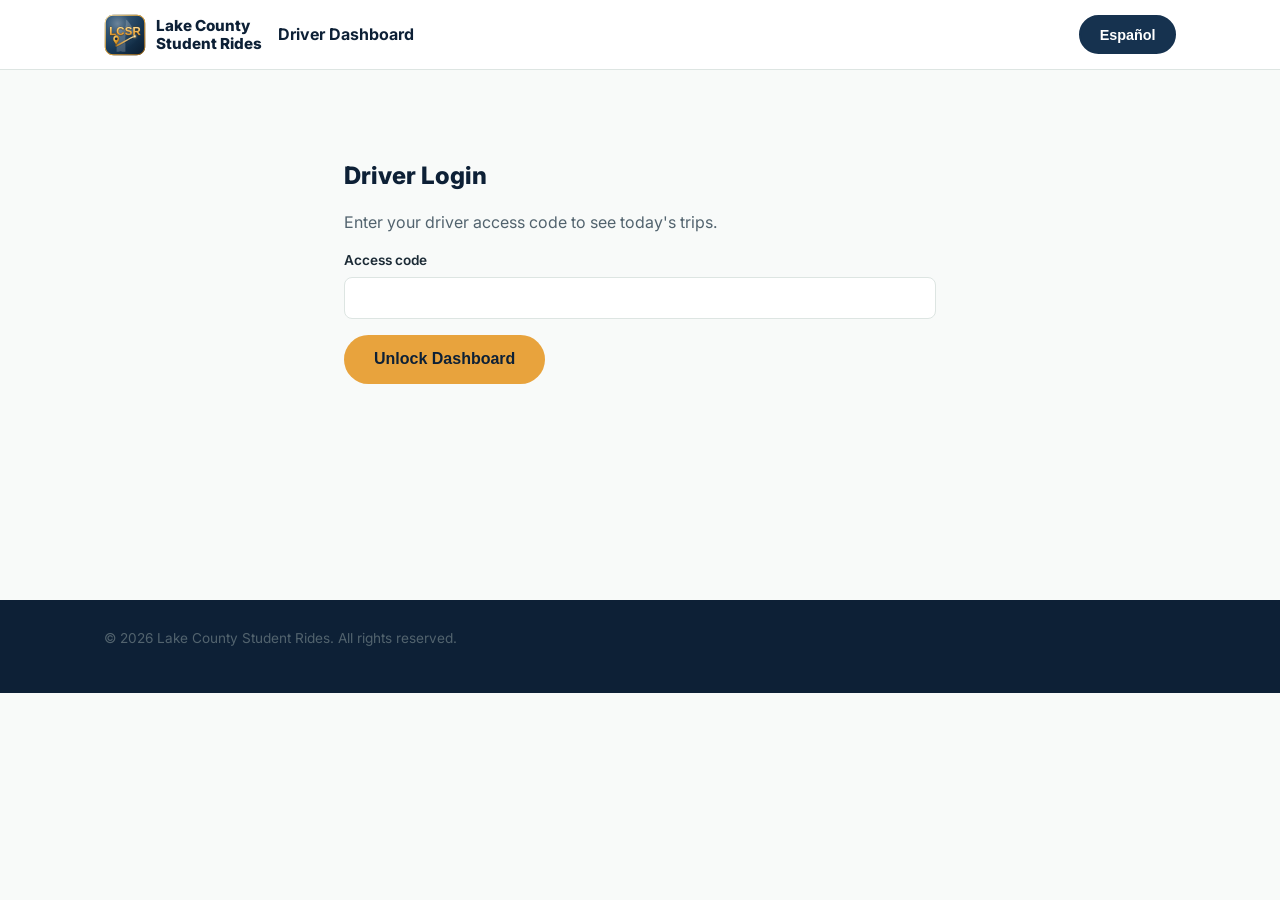
<file: driver.html>
<!doctype html>
<html lang="en">
<head>
  <meta charset="UTF-8" />
  <meta name="viewport" content="width=device-width, initial-scale=1.0" />
  <title>Driver Dashboard | Lake County Student Rides</title>
  <meta name="robots" content="noindex, nofollow" />
  <link rel="icon" type="image/svg+xml" href="/assets/logo-mark.svg" />
  <link rel="manifest" href="/driver-manifest.json" />
  <link rel="apple-touch-icon" href="/assets/icons/icon-192.png" />
  <meta name="theme-color" content="#16324f" />
  <meta name="mobile-web-app-capable" content="yes" />
  <meta name="apple-mobile-web-app-capable" content="yes" />
  <meta name="apple-mobile-web-app-status-bar-style" content="black-translucent" />
  <meta name="apple-mobile-web-app-title" content="LCSR Driver" />
  <link href="https://fonts.googleapis.com/css2?family=Inter:wght@400;500;600;700;800&display=swap" rel="stylesheet">
  <link rel="stylesheet" href="/assets/styles.css" />
</head>
<body>

  <header class="site-header">
    <div class="wrap header-inner">
      <a class="brand" href="/">
        <img src="/assets/logo-mark.svg" alt="" width="42" height="42" class="brand-mark-img" />
        <span class="brand-name">Lake County<br>Student Rides</span>
      </a>
      <span style="font-weight:700; color:var(--navy-dark);" data-i18n-es="Panel del Conductor">Driver Dashboard</span>
      <button type="button" class="btn btn-ghost" data-lang-toggle style="margin-left:auto;">Español</button>
    </div>
  </header>

  <main>
    <section class="section booking-section">
      <div class="wrap booking-wrap">
        <div id="login-panel">
          <h1 data-i18n-es="Inicio de Sesión del Conductor">Driver Login</h1>
          <p class="section-lede" data-i18n-es="Ingrese su código de acceso de conductor para ver los viajes de hoy.">Enter your driver access code to see today's trips.</p>
          <div class="form-row">
            <label for="driverToken" data-i18n-es="Código de acceso">Access code</label>
            <input id="driverToken" type="password" autocomplete="off" />
          </div>
          <button id="login-btn" class="btn btn-primary btn-lg" data-i18n-es="Desbloquear Panel">Unlock Dashboard</button>
          <div id="login-error" class="price-error" role="alert" hidden></div>
        </div>
      </div>
    </section>

    <section class="section booking-section">
      <div class="wrap">
        <div id="trips-panel" class="driver-columns" hidden>
          <div>
            <div id="clock-card" class="price-result" style="margin-top:0; margin-bottom:1.5rem;">
              <div class="price-row price-row-total">
                <span data-i18n-es="Reloj de Trabajo">Time Clock</span>
                <span id="clock-status-label" data-i18n-es="Fuera de servicio">Clocked Out</span>
              </div>
              <div class="price-row"><span data-i18n-es="Horas de hoy">Hours Today</span><span id="clock-today-hours">0.00</span></div>
              <button id="clock-btn" type="button" class="btn btn-primary" style="margin-top:0.75rem;" data-i18n-es="Marcar Entrada">Clock In</button>
              <div id="clock-error" class="price-error" role="alert" hidden></div>
            </div>
            <h1 data-i18n-es="Viajes de Hoy">Today's Trips</h1>
            <p class="section-lede" data-i18n-es="Reservas más recientes primero.">Most recent bookings first.</p>
            <button id="refresh-btn" class="btn btn-ghost" style="margin-bottom:1rem;" data-i18n-es="Actualizar">Refresh</button>
            <a href="/driver-profile.html" class="btn btn-ghost" style="margin-bottom:1rem; display:inline-block;" data-i18n-es="Mi Información">My Information</a>
            <button id="logout-btn" class="btn btn-ghost" style="margin-bottom:1rem;" data-i18n-es="Cerrar Sesión">Log Out</button>
            <div id="trip-list"></div>
            <div id="trips-error" class="price-error" role="alert" hidden></div>
          </div>
          <div>
            <h2 data-i18n-es="Lista de Hoy">Today's Roster</h2>
            <p class="section-lede" data-i18n-es="Se reinicia automáticamente cada día.">Resets automatically every day.</p>
            <div id="today-summary"></div>
          </div>
        </div>
      </div>
    </section>
  </main>

  <footer class="site-footer">
    <div class="wrap footer-inner">
      <p>&copy; <span id="year"></span> <span data-i18n-es="Lake County Student Rides. Todos los derechos reservados.">Lake County Student Rides. All rights reserved.</span></p>
    </div>
  </footer>

  <script>document.getElementById('year').textContent = new Date().getFullYear();</script>
  <script src="/assets/i18n.js"></script>
  <script src="/assets/driver.js"></script>
  <script>
    if ('serviceWorker' in navigator) {
      window.addEventListener('load', () => navigator.serviceWorker.register('/sw.js'));
    }
  </script>
</body>
</html>
</file>
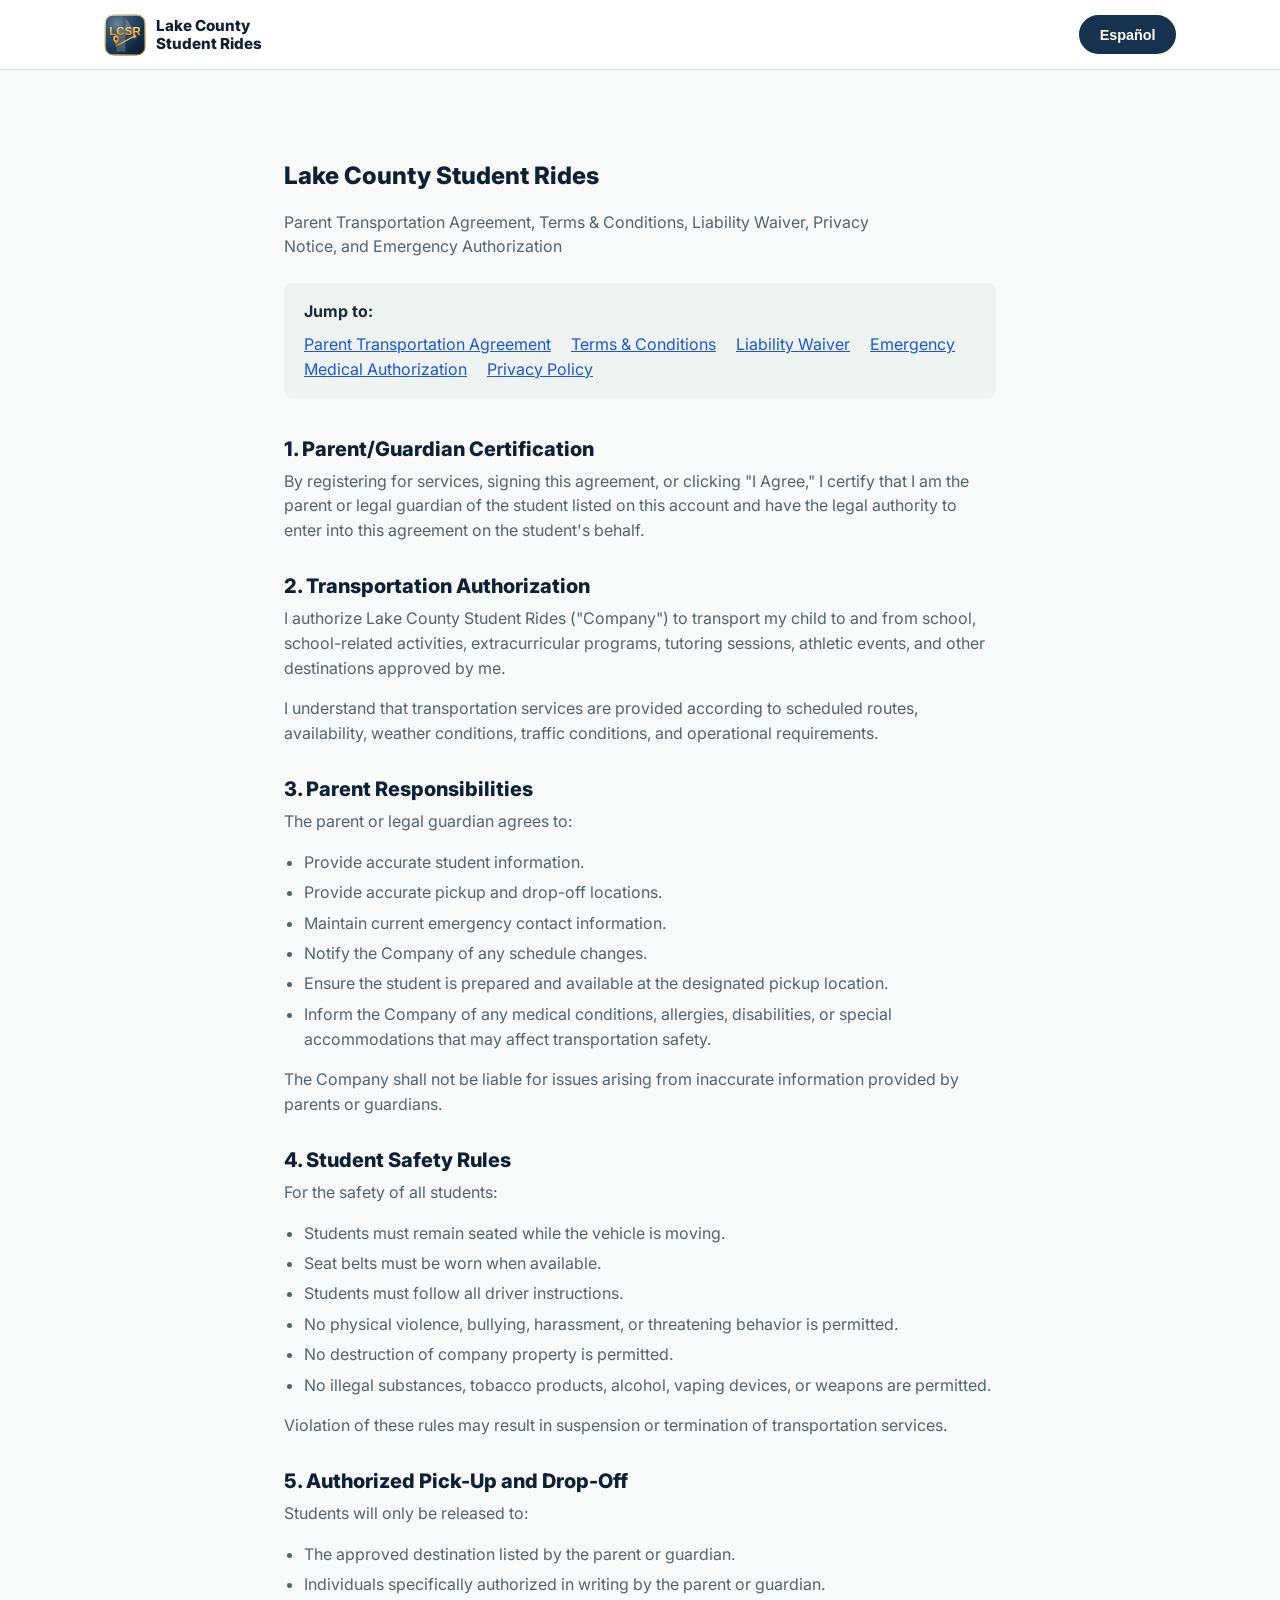
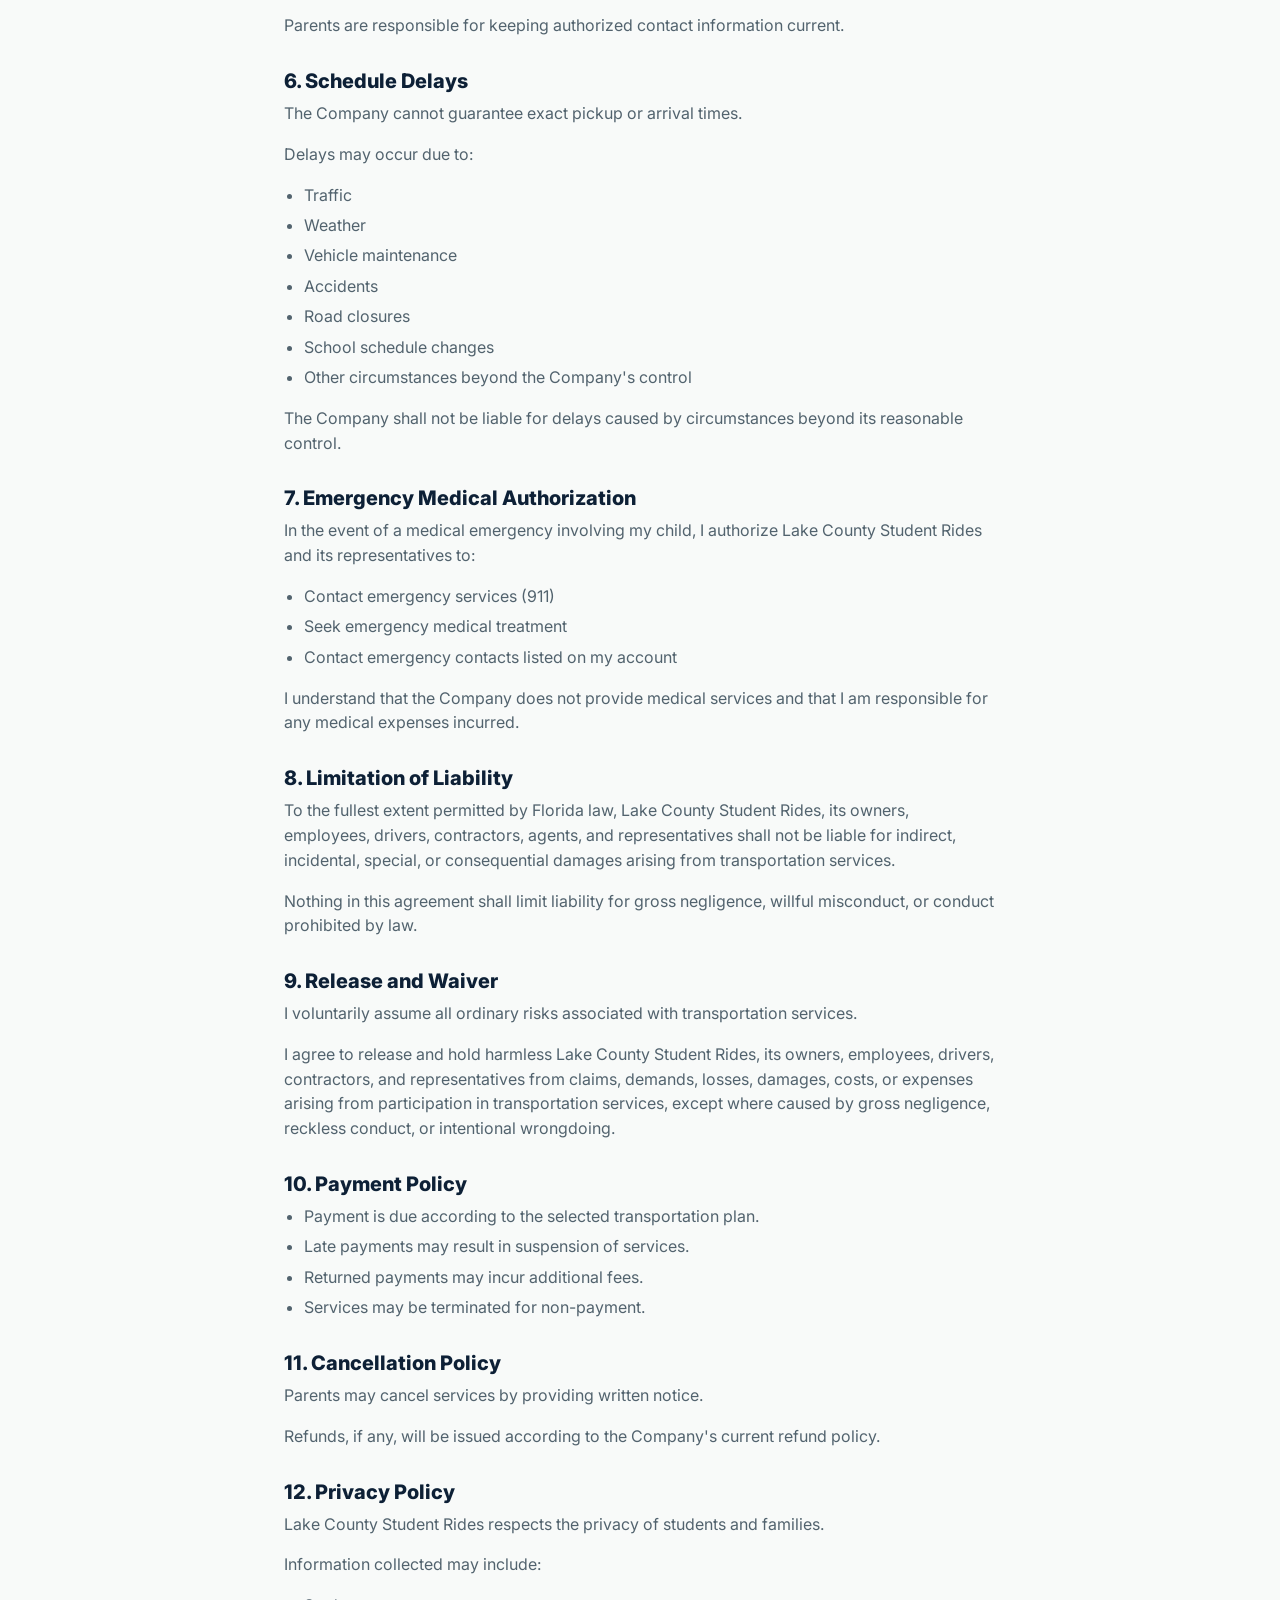
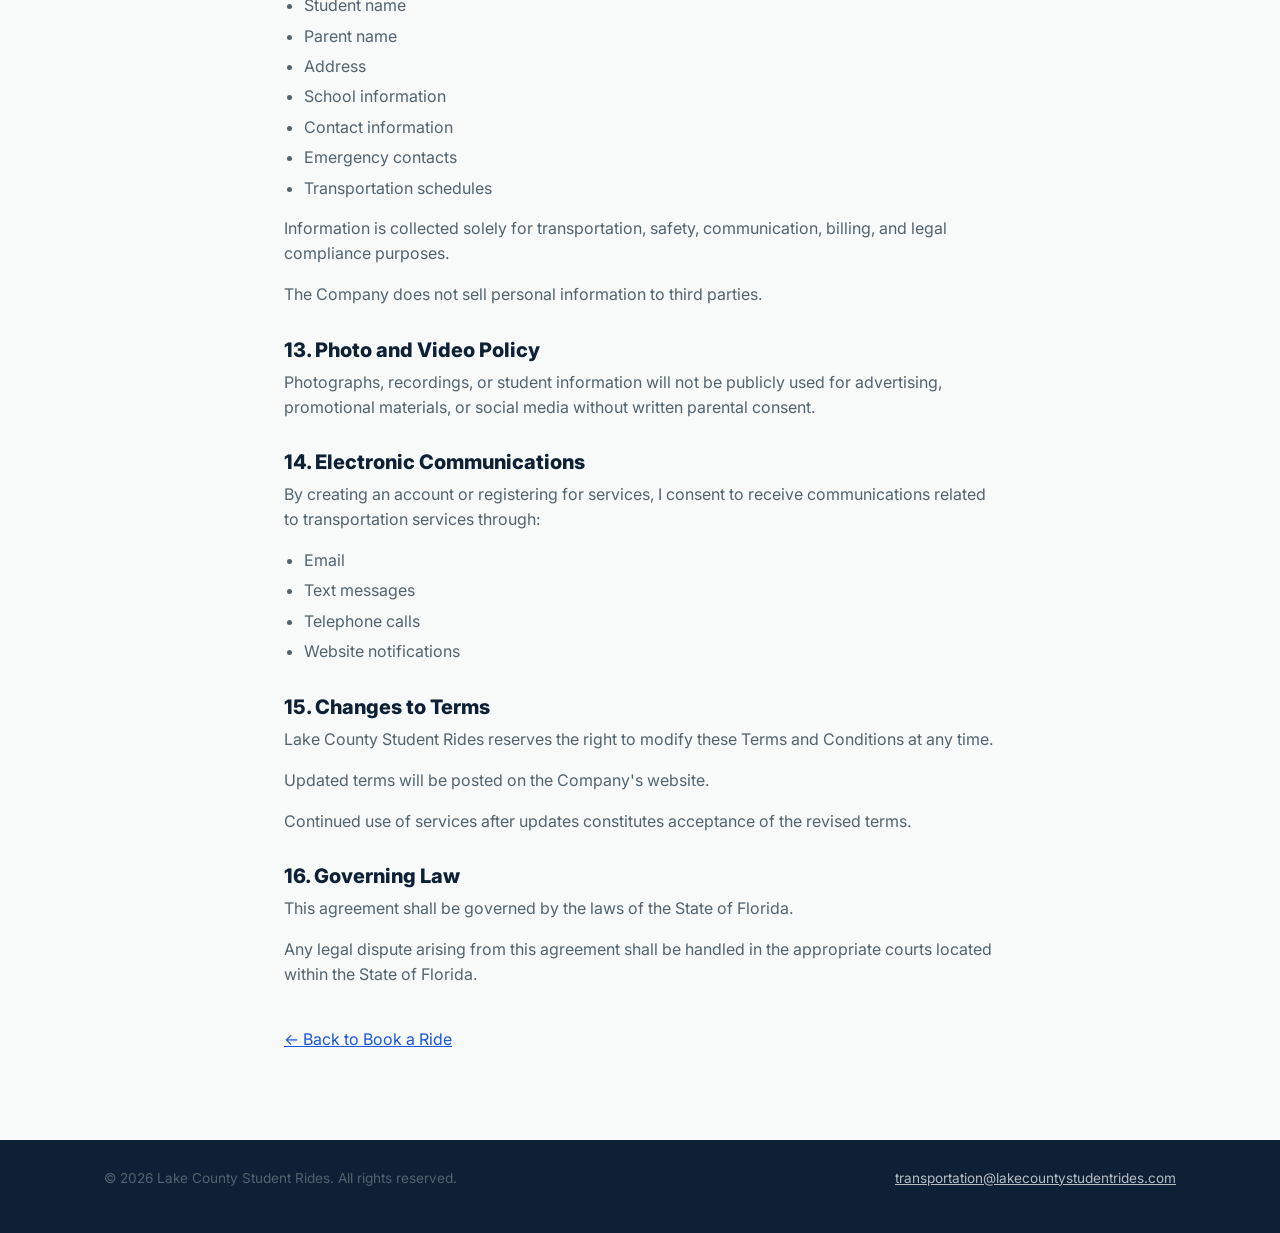
<file: legal-agreement.html>
<!doctype html>
<html lang="en">
<head>
  <meta charset="UTF-8" />
  <meta name="viewport" content="width=device-width, initial-scale=1.0" />
  <title>Parent Agreement &amp; Policies | Lake County Student Rides</title>
  <meta name="robots" content="noindex, nofollow" />
  <link rel="icon" type="image/svg+xml" href="/assets/logo-mark.svg" />
  <link href="https://fonts.googleapis.com/css2?family=Inter:wght@400;500;600;700;800&display=swap" rel="stylesheet">
  <link rel="stylesheet" href="/assets/styles.css" />
  <style>
    .legal-doc h2 { font-size: 1.25rem; margin: 2rem 0 0.5rem; }
    .legal-doc h2:first-of-type { margin-top: 0; }
    .legal-doc ul { margin: 0 0 1rem 1.25rem; padding: 0; color: var(--text-muted); }
    .legal-doc li { margin-bottom: 0.35rem; }
  </style>
</head>
<body>

  <header class="site-header">
    <div class="wrap header-inner">
      <a class="brand" href="/">
        <img src="/assets/logo-mark.svg" alt="" width="42" height="42" class="brand-mark-img" />
        <span class="brand-name">Lake County<br>Student Rides</span>
      </a>
      <button type="button" class="btn btn-ghost" data-lang-toggle style="margin-left:auto;">Español</button>
    </div>
  </header>

  <main>
    <section class="section">
      <div class="wrap legal-doc" style="max-width:760px;">
        <h1>Lake County Student Rides</h1>
        <p class="section-lede" data-i18n-es="Acuerdo de Transporte para Padres, Términos y Condiciones, Exención de Responsabilidad, Aviso de Privacidad y Autorización de Emergencia">Parent Transportation Agreement, Terms &amp; Conditions, Liability Waiver, Privacy Notice, and Emergency Authorization</p>

        <nav aria-label="Jump to section" style="margin:1.5rem 0 2.5rem; padding:1rem 1.25rem; background:var(--bg-alt); border-radius:8px;">
          <strong style="display:block; margin-bottom:0.5rem;" data-i18n-es="Ir a:">Jump to:</strong>
          <a href="#agreement" style="color:#1a56db; margin-right:1rem;" data-i18n-es="Acuerdo de Transporte para Padres">Parent Transportation Agreement</a>
          <a href="#terms" style="color:#1a56db; margin-right:1rem;" data-i18n-es="Términos y Condiciones">Terms &amp; Conditions</a>
          <a href="#liability" style="color:#1a56db; margin-right:1rem;" data-i18n-es="Exención de Responsabilidad">Liability Waiver</a>
          <a href="#emergency" style="color:#1a56db; margin-right:1rem;" data-i18n-es="Autorización Médica de Emergencia">Emergency Medical Authorization</a>
          <a href="#privacy" style="color:#1a56db;" data-i18n-es="Política de Privacidad">Privacy Policy</a>
        </nav>

        <h2 id="agreement" data-i18n-es="1. Certificación del Padre/Madre o Tutor">1. Parent/Guardian Certification</h2>
        <p data-i18n-es="Al registrarse para los servicios, firmar este acuerdo, o hacer clic en &quot;Acepto&quot;, certifico que soy el padre, madre o tutor legal del estudiante indicado en esta cuenta y que tengo la autoridad legal para celebrar este acuerdo en nombre del estudiante.">By registering for services, signing this agreement, or clicking "I Agree," I certify that I am the parent or legal guardian of the student listed on this account and have the legal authority to enter into this agreement on the student's behalf.</p>

        <h2 data-i18n-es="2. Autorización de Transporte">2. Transportation Authorization</h2>
        <p data-i18n-es="Autorizo a Lake County Student Rides (&quot;la Compañía&quot;) a transportar a mi hijo/a hacia y desde la escuela, actividades relacionadas con la escuela, programas extracurriculares, sesiones de tutoría, eventos deportivos, y otros destinos aprobados por mí.">I authorize Lake County Student Rides ("Company") to transport my child to and from school, school-related activities, extracurricular programs, tutoring sessions, athletic events, and other destinations approved by me.</p>
        <p data-i18n-es="Entiendo que los servicios de transporte se proporcionan de acuerdo con las rutas programadas, la disponibilidad, las condiciones climáticas, las condiciones del tráfico y los requisitos operativos.">I understand that transportation services are provided according to scheduled routes, availability, weather conditions, traffic conditions, and operational requirements.</p>

        <h2 data-i18n-es="3. Responsabilidades del Padre/Madre">3. Parent Responsibilities</h2>
        <p data-i18n-es="El padre, madre o tutor legal acepta:">The parent or legal guardian agrees to:</p>
        <ul>
          <li data-i18n-es="Proporcionar información precisa del estudiante.">Provide accurate student information.</li>
          <li data-i18n-es="Proporcionar ubicaciones precisas de recogida y entrega.">Provide accurate pickup and drop-off locations.</li>
          <li data-i18n-es="Mantener actualizada la información de contacto de emergencia.">Maintain current emergency contact information.</li>
          <li data-i18n-es="Notificar a la Compañía sobre cualquier cambio de horario.">Notify the Company of any schedule changes.</li>
          <li data-i18n-es="Asegurarse de que el estudiante esté listo y disponible en el lugar de recogida designado.">Ensure the student is prepared and available at the designated pickup location.</li>
          <li data-i18n-es="Informar a la Compañía sobre cualquier condición médica, alergia, discapacidad o adaptación especial que pueda afectar la seguridad del transporte.">Inform the Company of any medical conditions, allergies, disabilities, or special accommodations that may affect transportation safety.</li>
        </ul>
        <p data-i18n-es="La Compañía no será responsable por problemas derivados de información inexacta proporcionada por los padres o tutores.">The Company shall not be liable for issues arising from inaccurate information provided by parents or guardians.</p>

        <h2 data-i18n-es="4. Reglas de Seguridad para Estudiantes">4. Student Safety Rules</h2>
        <p data-i18n-es="Para la seguridad de todos los estudiantes:">For the safety of all students:</p>
        <ul>
          <li data-i18n-es="Los estudiantes deben permanecer sentados mientras el vehículo esté en movimiento.">Students must remain seated while the vehicle is moving.</li>
          <li data-i18n-es="Se deben usar los cinturones de seguridad cuando estén disponibles.">Seat belts must be worn when available.</li>
          <li data-i18n-es="Los estudiantes deben seguir todas las instrucciones del conductor.">Students must follow all driver instructions.</li>
          <li data-i18n-es="No se permite violencia física, acoso, hostigamiento o comportamiento amenazante.">No physical violence, bullying, harassment, or threatening behavior is permitted.</li>
          <li data-i18n-es="No se permite la destrucción de la propiedad de la compañía.">No destruction of company property is permitted.</li>
          <li data-i18n-es="No se permiten sustancias ilegales, productos de tabaco, alcohol, dispositivos de vapeo o armas.">No illegal substances, tobacco products, alcohol, vaping devices, or weapons are permitted.</li>
        </ul>
        <p data-i18n-es="La violación de estas reglas puede resultar en la suspensión o terminación de los servicios de transporte.">Violation of these rules may result in suspension or termination of transportation services.</p>

        <h2 data-i18n-es="5. Recogida y Entrega Autorizada">5. Authorized Pick-Up and Drop-Off</h2>
        <p data-i18n-es="Los estudiantes solo serán entregados a:">Students will only be released to:</p>
        <ul>
          <li data-i18n-es="El destino aprobado indicado por el padre, madre o tutor.">The approved destination listed by the parent or guardian.</li>
          <li data-i18n-es="Personas específicamente autorizadas por escrito por el padre, madre o tutor.">Individuals specifically authorized in writing by the parent or guardian.</li>
        </ul>
        <p data-i18n-es="Los padres son responsables de mantener actualizada la información de contacto autorizada.">Parents are responsible for keeping authorized contact information current.</p>

        <h2 data-i18n-es="6. Retrasos de Horario">6. Schedule Delays</h2>
        <p data-i18n-es="La Compañía no puede garantizar horarios exactos de recogida o llegada.">The Company cannot guarantee exact pickup or arrival times.</p>
        <p data-i18n-es="Los retrasos pueden ocurrir debido a:">Delays may occur due to:</p>
        <ul>
          <li data-i18n-es="Tráfico">Traffic</li>
          <li data-i18n-es="Clima">Weather</li>
          <li data-i18n-es="Mantenimiento del vehículo">Vehicle maintenance</li>
          <li data-i18n-es="Accidentes">Accidents</li>
          <li data-i18n-es="Cierres de carreteras">Road closures</li>
          <li data-i18n-es="Cambios en el horario escolar">School schedule changes</li>
          <li data-i18n-es="Otras circunstancias fuera del control de la Compañía">Other circumstances beyond the Company's control</li>
        </ul>
        <p data-i18n-es="La Compañía no será responsable por retrasos causados por circunstancias fuera de su control razonable.">The Company shall not be liable for delays caused by circumstances beyond its reasonable control.</p>

        <h2 id="emergency" data-i18n-es="7. Autorización Médica de Emergencia">7. Emergency Medical Authorization</h2>
        <p data-i18n-es="En caso de una emergencia médica que involucre a mi hijo/a, autorizo a Lake County Student Rides y sus representantes a:">In the event of a medical emergency involving my child, I authorize Lake County Student Rides and its representatives to:</p>
        <ul>
          <li data-i18n-es="Contactar a los servicios de emergencia (911)">Contact emergency services (911)</li>
          <li data-i18n-es="Buscar tratamiento médico de emergencia">Seek emergency medical treatment</li>
          <li data-i18n-es="Contactar a los contactos de emergencia registrados en mi cuenta">Contact emergency contacts listed on my account</li>
        </ul>
        <p data-i18n-es="Entiendo que la Compañía no provee servicios médicos y que soy responsable de cualquier gasto médico incurrido.">I understand that the Company does not provide medical services and that I am responsible for any medical expenses incurred.</p>

        <h2 id="liability" data-i18n-es="8. Limitación de Responsabilidad">8. Limitation of Liability</h2>
        <p data-i18n-es="En la máxima medida permitida por la ley de Florida, Lake County Student Rides, sus propietarios, empleados, conductores, contratistas, agentes y representantes no serán responsables por daños indirectos, incidentales, especiales o consecuentes derivados de los servicios de transporte.">To the fullest extent permitted by Florida law, Lake County Student Rides, its owners, employees, drivers, contractors, agents, and representatives shall not be liable for indirect, incidental, special, or consequential damages arising from transportation services.</p>
        <p data-i18n-es="Nada en este acuerdo limitará la responsabilidad por negligencia grave, conducta dolosa, o conducta prohibida por la ley.">Nothing in this agreement shall limit liability for gross negligence, willful misconduct, or conduct prohibited by law.</p>

        <h2 data-i18n-es="9. Liberación y Exención">9. Release and Waiver</h2>
        <p data-i18n-es="Asumo voluntariamente todos los riesgos ordinarios asociados con los servicios de transporte.">I voluntarily assume all ordinary risks associated with transportation services.</p>
        <p data-i18n-es="Acepto liberar y eximir de responsabilidad a Lake County Student Rides, sus propietarios, empleados, conductores, contratistas y representantes de reclamos, demandas, pérdidas, daños, costos o gastos derivados de la participación en los servicios de transporte, excepto cuando sean causados por negligencia grave, conducta imprudente, o mala conducta intencional.">I agree to release and hold harmless Lake County Student Rides, its owners, employees, drivers, contractors, and representatives from claims, demands, losses, damages, costs, or expenses arising from participation in transportation services, except where caused by gross negligence, reckless conduct, or intentional wrongdoing.</p>

        <h2 id="terms" data-i18n-es="10. Política de Pago">10. Payment Policy</h2>
        <ul>
          <li data-i18n-es="El pago vence según el plan de transporte seleccionado.">Payment is due according to the selected transportation plan.</li>
          <li data-i18n-es="Los pagos atrasados pueden resultar en la suspensión de los servicios.">Late payments may result in suspension of services.</li>
          <li data-i18n-es="Los pagos rechazados pueden generar cargos adicionales.">Returned payments may incur additional fees.</li>
          <li data-i18n-es="Los servicios pueden ser terminados por falta de pago.">Services may be terminated for non-payment.</li>
        </ul>

        <h2 data-i18n-es="11. Política de Cancelación">11. Cancellation Policy</h2>
        <p data-i18n-es="Los padres pueden cancelar los servicios proporcionando aviso por escrito.">Parents may cancel services by providing written notice.</p>
        <p data-i18n-es="Los reembolsos, si corresponden, se emitirán de acuerdo con la política de reembolso vigente de la Compañía.">Refunds, if any, will be issued according to the Company's current refund policy.</p>

        <h2 id="privacy" data-i18n-es="12. Política de Privacidad">12. Privacy Policy</h2>
        <p data-i18n-es="Lake County Student Rides respeta la privacidad de los estudiantes y las familias.">Lake County Student Rides respects the privacy of students and families.</p>
        <p data-i18n-es="La información recopilada puede incluir:">Information collected may include:</p>
        <ul>
          <li data-i18n-es="Nombre del estudiante">Student name</li>
          <li data-i18n-es="Nombre del padre/madre">Parent name</li>
          <li data-i18n-es="Dirección">Address</li>
          <li data-i18n-es="Información escolar">School information</li>
          <li data-i18n-es="Información de contacto">Contact information</li>
          <li data-i18n-es="Contactos de emergencia">Emergency contacts</li>
          <li data-i18n-es="Horarios de transporte">Transportation schedules</li>
        </ul>
        <p data-i18n-es="La información se recopila únicamente para fines de transporte, seguridad, comunicación, facturación y cumplimiento legal.">Information is collected solely for transportation, safety, communication, billing, and legal compliance purposes.</p>
        <p data-i18n-es="La Compañía no vende información personal a terceros.">The Company does not sell personal information to third parties.</p>

        <h2 data-i18n-es="13. Política de Fotos y Videos">13. Photo and Video Policy</h2>
        <p data-i18n-es="Las fotografías, grabaciones o información del estudiante no se usarán públicamente para publicidad, materiales promocionales o redes sociales sin el consentimiento por escrito de los padres.">Photographs, recordings, or student information will not be publicly used for advertising, promotional materials, or social media without written parental consent.</p>

        <h2 data-i18n-es="14. Comunicaciones Electrónicas">14. Electronic Communications</h2>
        <p data-i18n-es="Al crear una cuenta o registrarse para los servicios, doy mi consentimiento para recibir comunicaciones relacionadas con los servicios de transporte a través de:">By creating an account or registering for services, I consent to receive communications related to transportation services through:</p>
        <ul>
          <li data-i18n-es="Correo electrónico">Email</li>
          <li data-i18n-es="Mensajes de texto">Text messages</li>
          <li data-i18n-es="Llamadas telefónicas">Telephone calls</li>
          <li data-i18n-es="Notificaciones del sitio web">Website notifications</li>
        </ul>

        <h2 data-i18n-es="15. Cambios a los Términos">15. Changes to Terms</h2>
        <p data-i18n-es="Lake County Student Rides se reserva el derecho de modificar estos Términos y Condiciones en cualquier momento.">Lake County Student Rides reserves the right to modify these Terms and Conditions at any time.</p>
        <p data-i18n-es="Los términos actualizados serán publicados en el sitio web de la Compañía.">Updated terms will be posted on the Company's website.</p>
        <p data-i18n-es="El uso continuado de los servicios después de las actualizaciones constituye la aceptación de los términos revisados.">Continued use of services after updates constitutes acceptance of the revised terms.</p>

        <h2 data-i18n-es="16. Ley Aplicable">16. Governing Law</h2>
        <p data-i18n-es="Este acuerdo se regirá por las leyes del Estado de Florida.">This agreement shall be governed by the laws of the State of Florida.</p>
        <p data-i18n-es="Cualquier disputa legal derivada de este acuerdo se resolverá en los tribunales correspondientes ubicados dentro del Estado de Florida.">Any legal dispute arising from this agreement shall be handled in the appropriate courts located within the State of Florida.</p>

        <p style="margin-top:2.5rem;"><a href="/book.html" style="color:#1a56db;" data-i18n-es="&larr; Volver a Reservar un Viaje">&larr; Back to Book a Ride</a></p>
      </div>
    </section>
  </main>

  <footer class="site-footer">
    <div class="wrap footer-inner">
      <p style="margin:0;">&copy; <span id="year"></span> <span data-i18n-es="Lake County Student Rides. Todos los derechos reservados.">Lake County Student Rides. All rights reserved.</span></p>
      <p class="footer-links"><a href="mailto:transportation@lakecountystudentrides.com">transportation@lakecountystudentrides.com</a></p>
    </div>
  </footer>

  <script src="/assets/i18n.js"></script>
  <script>
    document.getElementById('year').textContent = new Date().getFullYear();
  </script>
</body>
</html>
</file>
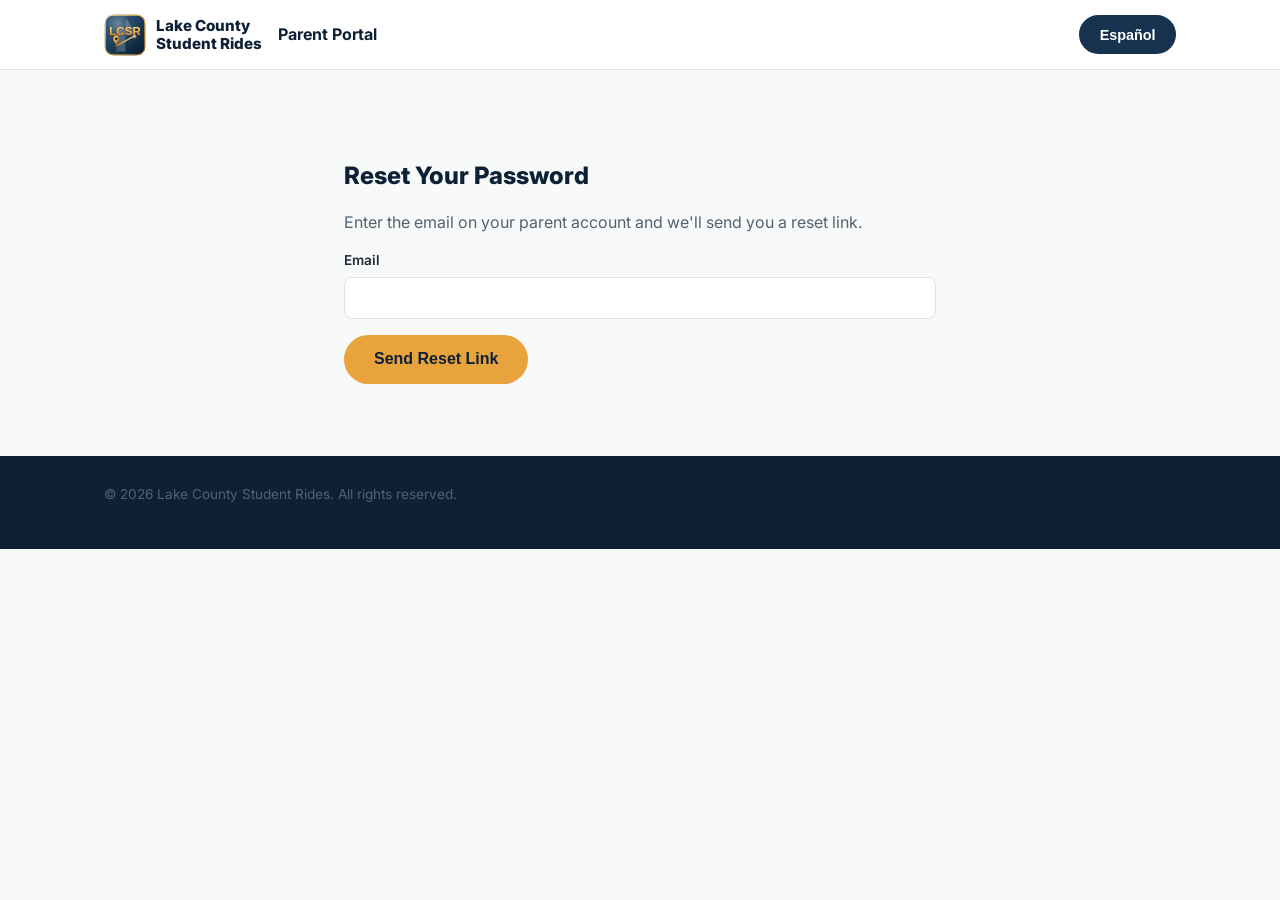
<file: reset-password.html>
<!doctype html>
<html lang="en">
<head>
  <meta charset="UTF-8" />
  <meta name="viewport" content="width=device-width, initial-scale=1.0" />
  <title>Reset Password | Lake County Student Rides</title>
  <meta name="robots" content="noindex, nofollow" />
  <link rel="icon" type="image/svg+xml" href="/assets/logo-mark.svg" />
  <link href="https://fonts.googleapis.com/css2?family=Inter:wght@400;500;600;700;800&display=swap" rel="stylesheet">
  <link rel="stylesheet" href="/assets/styles.css" />
</head>
<body>

  <header class="site-header">
    <div class="wrap header-inner">
      <a class="brand" href="/">
        <img src="/assets/logo-mark.svg" alt="" width="42" height="42" class="brand-mark-img" />
        <span class="brand-name">Lake County<br>Student Rides</span>
      </a>
      <span style="font-weight:700; color:var(--navy-dark);" data-i18n-es="Portal para Padres">Parent Portal</span>
      <button type="button" class="btn btn-ghost" data-lang-toggle style="margin-left:auto;">Español</button>
    </div>
  </header>

  <main>
    <section class="section booking-section">
      <div class="wrap booking-wrap">

        <div id="request-panel">
          <h1 data-i18n-es="Restablezca su Contraseña">Reset Your Password</h1>
          <p class="section-lede" data-i18n-es="Ingrese el correo electrónico de su cuenta de padre/madre y le enviaremos un enlace para restablecerla.">Enter the email on your parent account and we'll send you a reset link.</p>
          <div class="form-row">
            <label for="requestEmail" data-i18n-es="Correo electrónico">Email</label>
            <input id="requestEmail" type="email" autocomplete="email" />
          </div>
          <button id="request-btn" class="btn btn-primary btn-lg" data-i18n-es="Enviar Enlace de Restablecimiento">Send Reset Link</button>
          <div id="request-message" class="price-note" role="status" hidden></div>
          <div id="request-error" class="price-error" role="alert" hidden></div>
        </div>

        <div id="confirm-panel" hidden>
          <h1 data-i18n-es="Elija una Nueva Contraseña">Choose a New Password</h1>
          <p class="section-lede" data-i18n-es="Ingrese una nueva contraseña para su cuenta de padre/madre.">Enter a new password for your parent account.</p>
          <div class="form-row">
            <label for="newPassword" data-i18n-es="Nueva contraseña">New password</label>
            <input id="newPassword" type="password" autocomplete="new-password" />
          </div>
          <button id="confirm-btn" class="btn btn-primary btn-lg" data-i18n-es="Restablecer Contraseña">Reset Password</button>
          <div id="confirm-message" class="price-note" role="status" hidden></div>
          <div id="confirm-error" class="price-error" role="alert" hidden></div>
        </div>

      </div>
    </section>
  </main>

  <footer class="site-footer">
    <div class="wrap footer-inner">
      <p>&copy; <span id="year"></span> <span data-i18n-es="Lake County Student Rides. Todos los derechos reservados.">Lake County Student Rides. All rights reserved.</span></p>
    </div>
  </footer>

  <script>document.getElementById('year').textContent = new Date().getFullYear();</script>
  <script src="/assets/i18n.js"></script>
  <script src="/assets/reset-password.js"></script>
</body>
</html>
</file>
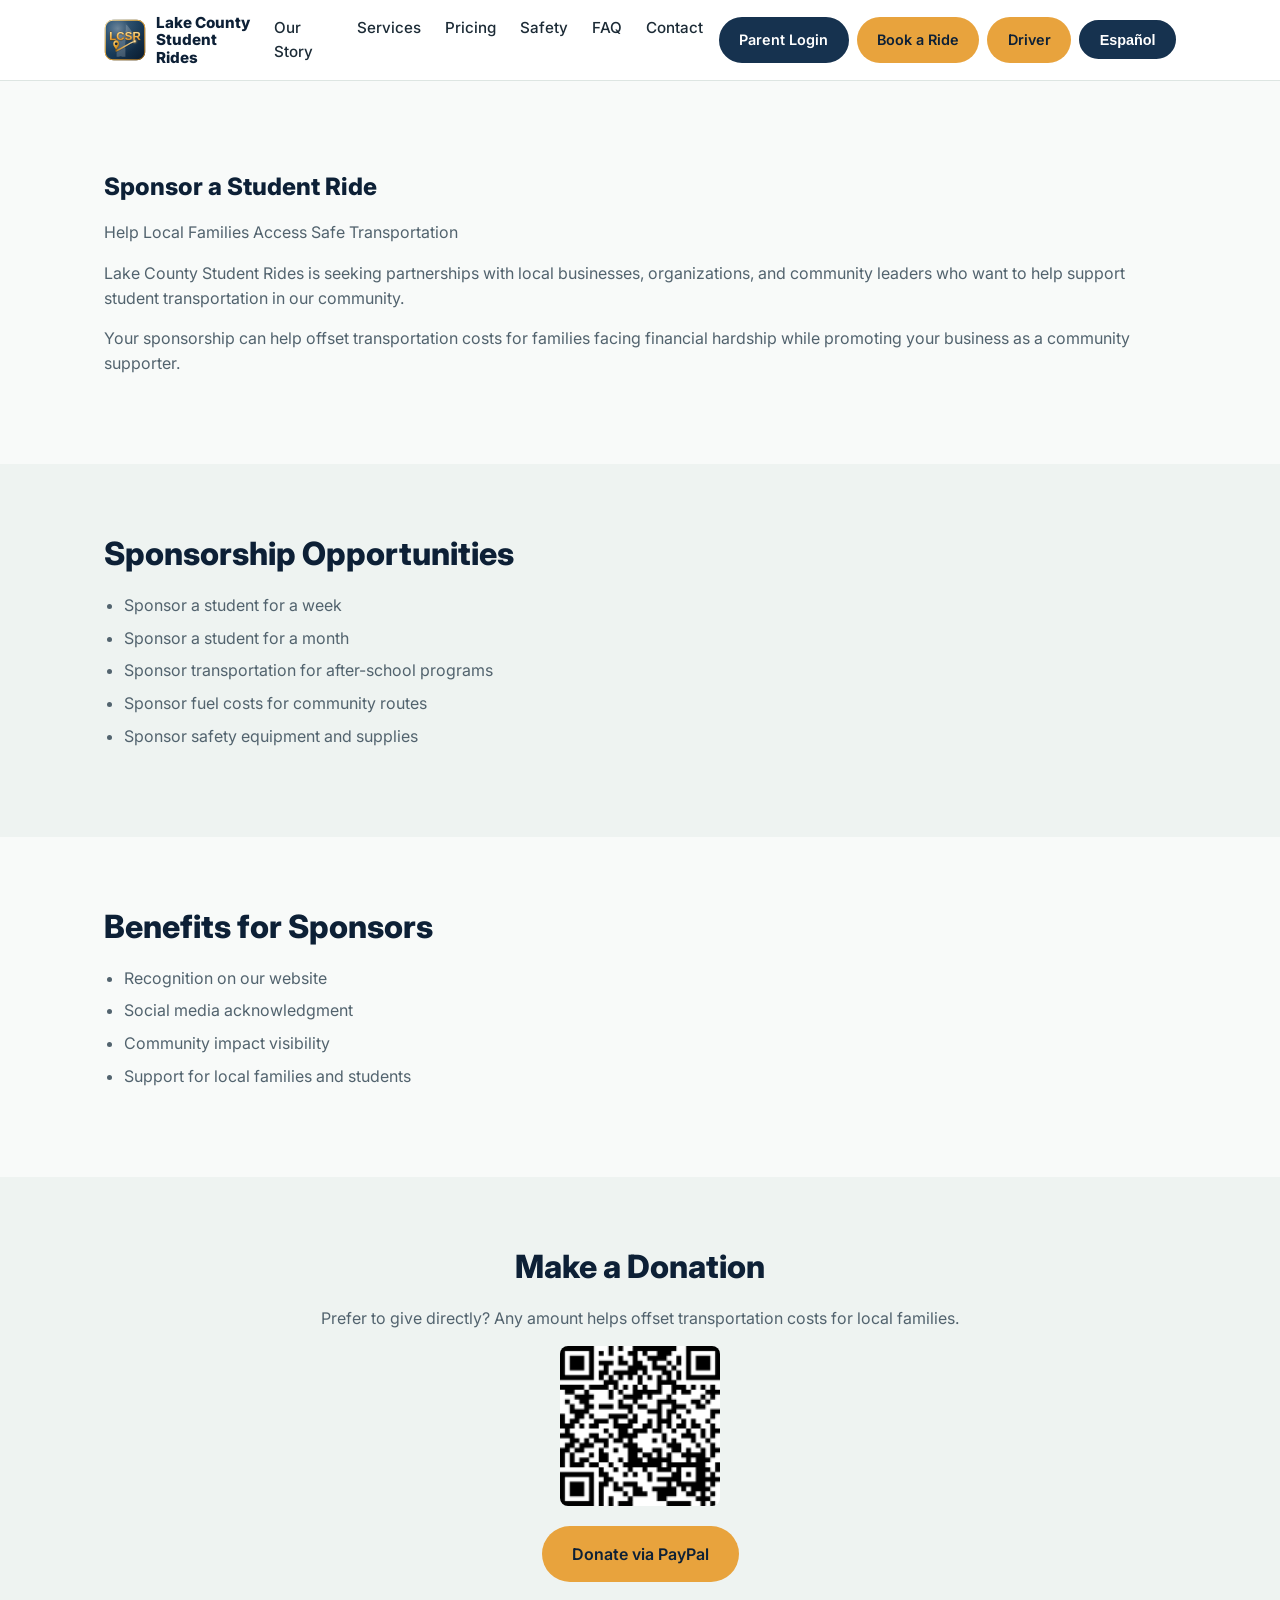
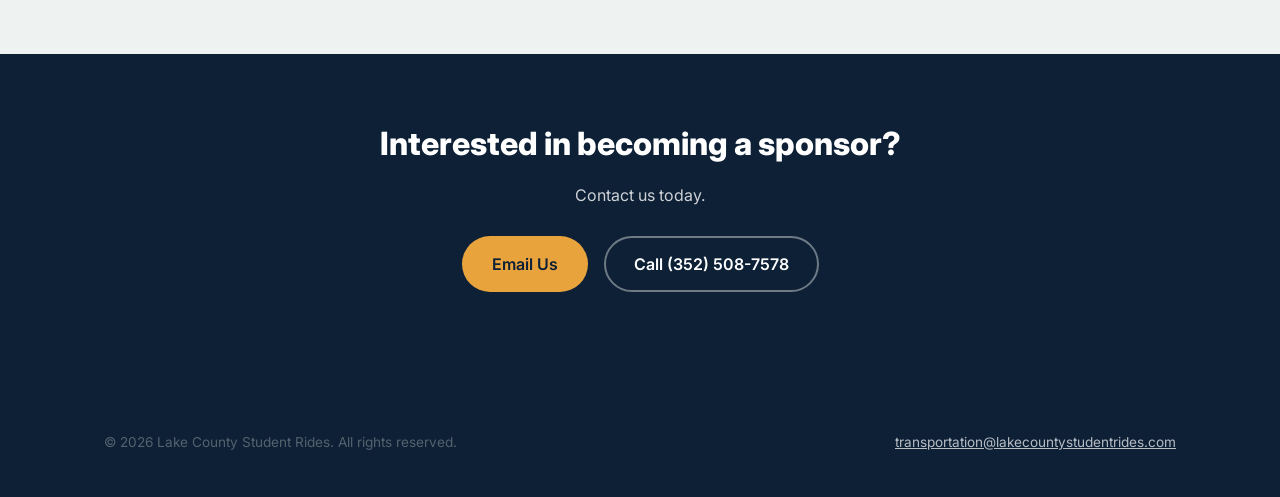
<file: sponsor.html>
<!doctype html>
<html lang="en">
<head>
  <meta charset="UTF-8" />
  <meta name="viewport" content="width=device-width, initial-scale=1.0" />
  <title>Sponsor a Student Ride | Lake County Student Rides</title>
  <meta name="description" content="Partner with Lake County Student Rides to help local families access safe, reliable transportation for their children." />
  <link rel="preconnect" href="https://fonts.googleapis.com">
  <link rel="preconnect" href="https://fonts.gstatic.com" crossorigin>
  <link href="https://fonts.googleapis.com/css2?family=Inter:wght@400;500;600;700;800&display=swap" rel="stylesheet">
  <link rel="icon" type="image/svg+xml" href="/assets/logo-mark.svg" />
  <link rel="stylesheet" href="/assets/styles.css" />
  <style>
    .sponsor-list { max-width: 640px; margin: 0 0 1rem 1.25rem; padding: 0; color: var(--text-muted); }
    .sponsor-list li { margin-bottom: 0.5rem; }
  </style>
</head>
<body>

  <header class="site-header">
    <div class="wrap header-inner">
      <a class="brand" href="/">
        <img src="/assets/logo-mark.svg" alt="" width="42" height="42" class="brand-mark-img" />
        <span class="brand-name">Lake County<br>Student Rides</span>
      </a>
      <nav class="main-nav" aria-label="Primary">
        <a href="/#our-story" data-i18n-es="Nuestra Historia">Our Story</a>
        <a href="/#services" data-i18n-es="Servicios">Services</a>
        <a href="/#pricing" data-i18n-es="Precios">Pricing</a>
        <a href="/#safety" data-i18n-es="Seguridad">Safety</a>
        <a href="/#faq" data-i18n-es="Preguntas Frecuentes">FAQ</a>
        <a href="/#contact" data-i18n-es="Contacto">Contact</a>
      </nav>
      <div class="header-actions">
        <a class="btn btn-navy-white" href="/parent-portal.html" data-i18n-es="Acceso para Padres">Parent Login</a>
        <a class="btn btn-primary" href="/book.html" data-i18n-es="Reservar un Viaje">Book a Ride</a>
        <a class="btn btn-primary" href="/driver.html" data-i18n-es="Conductor">Driver</a>
        <button type="button" class="btn btn-ghost" data-lang-toggle>Español</button>
      </div>
    </div>
  </header>

  <main>
    <section class="section">
      <div class="wrap">
        <h1 data-i18n-es="Patrocine un Viaje Estudiantil">Sponsor a Student Ride</h1>
        <p class="section-lede" data-i18n-es="Ayude a las Familias Locales a Acceder a Transporte Seguro">Help Local Families Access Safe Transportation</p>
        <p data-i18n-es="Lake County Student Rides busca asociaciones con empresas locales, organizaciones y líderes comunitarios que quieran ayudar a apoyar el transporte estudiantil en nuestra comunidad.">Lake County Student Rides is seeking partnerships with local businesses, organizations, and community leaders who want to help support student transportation in our community.</p>
        <p data-i18n-es="Su patrocinio puede ayudar a compensar los costos de transporte para familias que enfrentan dificultades financieras, mientras promueve su negocio como un colaborador de la comunidad.">Your sponsorship can help offset transportation costs for families facing financial hardship while promoting your business as a community supporter.</p>
      </div>
    </section>

    <section class="section section-alt">
      <div class="wrap">
        <h2 data-i18n-es="Oportunidades de Patrocinio">Sponsorship Opportunities</h2>
        <ul class="sponsor-list">
          <li data-i18n-es="Patrocine a un estudiante por una semana">Sponsor a student for a week</li>
          <li data-i18n-es="Patrocine a un estudiante por un mes">Sponsor a student for a month</li>
          <li data-i18n-es="Patrocine el transporte para programas después de clases">Sponsor transportation for after-school programs</li>
          <li data-i18n-es="Patrocine los costos de combustible para rutas comunitarias">Sponsor fuel costs for community routes</li>
          <li data-i18n-es="Patrocine equipo y suministros de seguridad">Sponsor safety equipment and supplies</li>
        </ul>
      </div>
    </section>

    <section class="section">
      <div class="wrap">
        <h2 data-i18n-es="Beneficios para Patrocinadores">Benefits for Sponsors</h2>
        <ul class="sponsor-list">
          <li data-i18n-es="Reconocimiento en nuestro sitio web">Recognition on our website</li>
          <li data-i18n-es="Reconocimiento en redes sociales">Social media acknowledgment</li>
          <li data-i18n-es="Visibilidad de impacto comunitario">Community impact visibility</li>
          <li data-i18n-es="Apoyo a familias y estudiantes locales">Support for local families and students</li>
        </ul>
      </div>
    </section>

    <section class="section section-alt">
      <div class="wrap" style="text-align:center;">
        <h2 data-i18n-es="Hacer una Donación">Make a Donation</h2>
        <p class="section-lede" style="margin-left:auto; margin-right:auto;" data-i18n-es="¿Prefiere donar directamente? Cualquier cantidad ayuda a compensar los costos de transporte para familias locales.">Prefer to give directly? Any amount helps offset transportation costs for local families.</p>
        <img src="/assets/images/paypal-donate-qr.png" alt="QR code to donate via PayPal" width="160" height="160" style="display:block; margin:0 auto 1.25rem; border-radius:8px;" />
        <a class="btn btn-primary btn-lg" href="https://www.paypal.com/donate/?hosted_button_id=R8WKB4BH9FPD6" target="_blank" rel="noopener" data-i18n-es="Donar vía PayPal">Donate via PayPal</a>
      </div>
    </section>

    <section class="section section-cta">
      <div class="wrap">
        <h2 data-i18n-es="¿Interesado en ser patrocinador?">Interested in becoming a sponsor?</h2>
        <p data-i18n-es="Contáctenos hoy.">Contact us today.</p>
        <div class="hero-cta">
          <a class="btn btn-primary btn-lg" href="mailto:transportation@lakecountystudentrides.com?subject=Sponsorship%20Inquiry" data-i18n-es="Envíenos un Correo">Email Us</a>
          <a class="btn btn-ghost btn-lg" href="tel:+13525087578" style="color:#fff; border-color:rgba(255,255,255,0.4);" data-i18n-es="Llame al (352) 508-7578">Call (352) 508-7578</a>
        </div>
      </div>
    </section>
  </main>

  <footer class="site-footer">
    <div class="wrap footer-inner">
      <p style="margin:0;">&copy; <span id="year"></span> <span data-i18n-es="Lake County Student Rides. Todos los derechos reservados.">Lake County Student Rides. All rights reserved.</span></p>
      <p class="footer-links"><a href="mailto:transportation@lakecountystudentrides.com">transportation@lakecountystudentrides.com</a></p>
    </div>
  </footer>

  <script>document.getElementById('year').textContent = new Date().getFullYear();</script>
  <script src="/assets/i18n.js"></script>
</body>
</html>
</file>
<file: assets/styles.css>
:root {
  --navy: #16324f;
  --navy-dark: #0d2036;
  --gold: #e8a33d;
  --gold-dark: #c9861f;
  --bg: #f8faf9;
  --bg-alt: #eef3f1;
  --text: #1c2b36;
  --text-muted: #52636e;
  --border: #dde5e2;
  --radius: 12px;
  --shadow: 0 4px 16px rgba(22, 50, 79, 0.08);
  font-size: 16px;
}

[hidden] { display: none !important; }

* { box-sizing: border-box; }

body {
  margin: 0;
  font-family: 'Inter', system-ui, -apple-system, sans-serif;
  color: var(--text);
  background: var(--bg);
  line-height: 1.55;
}

h1, h2, h3 { font-weight: 800; color: var(--navy-dark); line-height: 1.15; }
h2 { font-size: 2rem; margin: 0 0 1.25rem; }
h3 { font-size: 1.15rem; margin: 0 0 0.5rem; }
p { margin: 0 0 1rem; color: var(--text-muted); }
a { color: var(--navy); }

.wrap {
  max-width: 1120px;
  margin: 0 auto;
  padding: 0 1.5rem;
}

/* Header */
.site-header {
  background: #fff;
  border-bottom: 1px solid var(--border);
  position: sticky;
  top: 0;
  z-index: 50;
}
.header-inner {
  display: flex;
  align-items: center;
  justify-content: space-between;
  gap: 1rem;
  padding: 0.85rem 1.5rem;
}
.brand {
  display: flex;
  align-items: center;
  gap: 0.65rem;
  text-decoration: none;
}
.brand-mark-img {
  width: 42px;
  height: 42px;
  flex-shrink: 0;
  border-radius: 10px;
}
.brand-name {
  font-weight: 800;
  color: var(--navy-dark);
  font-size: 0.95rem;
  line-height: 1.15;
}
.main-nav {
  display: flex;
  gap: 1.5rem;
}
.main-nav a {
  text-decoration: none;
  color: var(--text);
  font-weight: 500;
  font-size: 0.95rem;
}
.main-nav a:hover { color: var(--navy); }
.header-actions {
  display: flex;
  flex-wrap: nowrap;
  gap: 0.5rem;
  align-items: center;
}
.header-actions .btn { flex-shrink: 0; }

@media (max-width: 860px) {
  .main-nav { display: none; }
}

/* Buttons */
.btn {
  display: inline-block;
  padding: 0.6rem 1.15rem;
  border-radius: 999px;
  font-weight: 600;
  font-size: 0.9rem;
  text-decoration: none;
  white-space: nowrap;
  border: 2px solid transparent;
  transition: transform 0.1s ease, box-shadow 0.1s ease;
}
.btn-primary {
  background: var(--gold);
  color: var(--navy-dark);
}
.btn-primary:hover { background: var(--gold-dark); }
.btn-ghost {
  background: transparent;
  color: var(--navy);
  border-color: var(--border);
}
.btn-ghost:hover { border-color: var(--navy); }
.btn-navy {
  background: var(--navy);
  color: #fff;
  border-color: var(--navy);
}
.btn-navy:hover { background: var(--navy-dark); border-color: var(--navy-dark); }
.btn-navy-white {
  background: var(--navy);
  color: #fff;
  border-color: var(--navy);
}
.btn-navy-white:hover { background: var(--navy-dark); border-color: var(--navy-dark); }
[data-lang-toggle] {
  background: var(--navy);
  color: #fff;
  border-color: var(--navy);
}
[data-lang-toggle]:hover { background: var(--navy-dark); border-color: var(--navy-dark); }
.btn-lg { padding: 0.85rem 1.75rem; font-size: 1rem; }

/* Hero */
.hero {
  background: linear-gradient(180deg, var(--navy) 0%, var(--navy-dark) 100%);
  color: #fff;
  padding: 5rem 0 4rem;
}
.hero-inner { text-align: center; max-width: 760px; }
.eyebrow {
  color: var(--gold);
  font-weight: 700;
  letter-spacing: 0.06em;
  text-transform: uppercase;
  font-size: 0.8rem;
  margin-bottom: 0.75rem;
}
.hero h1 {
  color: #fff;
  font-size: clamp(2.2rem, 5vw, 3.4rem);
  margin: 0 0 1rem;
}
.hero-sub {
  color: rgba(255,255,255,0.85);
  font-size: 1.15rem;
  max-width: 560px;
  margin: 0 auto 2rem;
}
.hero-cta {
  display: flex;
  gap: 1rem;
  justify-content: center;
  flex-wrap: wrap;
  margin-bottom: 2.5rem;
}
.hero .btn-ghost {
  color: #fff;
  border-color: rgba(255,255,255,0.4);
}
.hero .btn-ghost:hover { border-color: #fff; }
.trust-strip {
  display: flex;
  gap: 2rem;
  justify-content: center;
  flex-wrap: wrap;
  list-style: none;
  padding: 0;
  margin: 0;
  color: rgba(255,255,255,0.75);
  font-size: 0.9rem;
  font-weight: 500;
}
.trust-strip li::before { content: "✓  "; color: var(--gold); }

/* Sections */
.section { padding: 4.5rem 0; }
.section-alt { background: var(--bg-alt); }
.section-lede { max-width: 640px; }
.section-footnote { font-size: 0.85rem; color: var(--text-muted); }
.section-cta {
  background: var(--navy-dark);
  color: #fff;
  text-align: center;
}
.section-cta h2 { color: #fff; }
.section-cta p { color: rgba(255,255,255,0.8); margin-bottom: 1.75rem; }

/* Steps */
.steps {
  list-style: none;
  margin: 0;
  padding: 0;
  display: grid;
  grid-template-columns: repeat(4, 1fr);
  gap: 1.5rem;
}
.steps li {
  background: #fff;
  border: 1px solid var(--border);
  border-radius: var(--radius);
  padding: 1.5rem;
}
.step-num {
  display: inline-flex;
  align-items: center;
  justify-content: center;
  width: 32px;
  height: 32px;
  border-radius: 50%;
  background: var(--gold);
  color: var(--navy-dark);
  font-weight: 800;
  margin-bottom: 0.75rem;
}
@media (max-width: 860px) {
  .steps { grid-template-columns: repeat(2, 1fr); }
}
@media (max-width: 540px) {
  .steps { grid-template-columns: 1fr; }
}

/* Cards */
.cards {
  display: grid;
  grid-template-columns: repeat(3, 1fr);
  gap: 1.5rem;
}
.card {
  background: #fff;
  border: 1px solid var(--border);
  border-radius: var(--radius);
  padding: 1.5rem;
  box-shadow: var(--shadow);
}
@media (max-width: 860px) {
  .cards { grid-template-columns: repeat(2, 1fr); }
}
@media (max-width: 540px) {
  .cards { grid-template-columns: 1fr; }
}

/* Pricing */
.pricing-grid {
  display: grid;
  grid-template-columns: repeat(4, 1fr);
  gap: 1.25rem;
  margin-top: 2rem;
}
.price-card {
  background: var(--navy);
  border: 1px solid var(--navy);
  border-radius: var(--radius);
  padding: 1.5rem;
  text-align: center;
  color: #fff;
}
.price-card h3 { color: #fff; }
.price-card-highlight {
  border-color: var(--gold);
  box-shadow: var(--shadow);
}
.price {
  font-size: 1.6rem;
  font-weight: 800;
  color: var(--gold);
  margin: 0.25rem 0;
}
.price-card .price-note { color: rgba(255, 255, 255, 0.75); }
.price-note { font-size: 0.85rem; margin: 0; }
@media (max-width: 860px) {
  .pricing-grid { grid-template-columns: repeat(2, 1fr); }
}
@media (max-width: 540px) {
  .pricing-grid { grid-template-columns: 1fr; }
}

/* Our Story */
.story-layout {
  display: grid;
  grid-template-columns: 1fr 2fr;
  gap: 2.5rem;
  align-items: center;
}
.story-photo {
  width: 100%;
  border-radius: var(--radius);
  box-shadow: var(--shadow);
  object-fit: cover;
  aspect-ratio: 4 / 5;
}
@media (max-width: 860px) {
  .story-layout { grid-template-columns: 1fr; }
  .story-photo { max-width: 280px; margin: 0 auto; }
}

/* FAQ */
.faq-list { max-width: 720px; }
.faq-list details {
  background: #fff;
  border: 1px solid var(--border);
  border-radius: var(--radius);
  padding: 1rem 1.25rem;
  margin-bottom: 0.75rem;
}
.faq-list summary {
  font-weight: 600;
  cursor: pointer;
  color: var(--navy-dark);
}
.faq-list p { margin-top: 0.75rem; margin-bottom: 0; }

/* Contact */
.contact-list {
  list-style: none;
  padding: 0;
  margin: 1.5rem 0 0;
}
.contact-list li { margin-bottom: 0.5rem; color: var(--text-muted); }

/* Footer */
.site-footer {
  background: var(--navy-dark);
  color: rgba(255,255,255,0.7);
  padding: 1.75rem 0;
  font-size: 0.85rem;
}
.footer-inner {
  display: flex;
  justify-content: space-between;
  flex-wrap: wrap;
  gap: 0.5rem;
}
.footer-links a { color: rgba(255,255,255,0.7); }

/* Booking form */
.booking-wrap { max-width: 640px; }
.booking-form fieldset {
  border: 1px solid var(--border);
  border-radius: var(--radius);
  padding: 1.25rem 1.5rem 1.5rem;
  margin: 0 0 1.5rem;
}
.booking-form legend {
  font-weight: 700;
  color: var(--navy-dark);
  padding: 0 0.5rem;
}
.form-row { margin-bottom: 1rem; }
.form-row label {
  display: block;
  font-weight: 600;
  font-size: 0.85rem;
  margin-bottom: 0.35rem;
  color: var(--text);
}
.required-mark { color: #c0392b; margin-left: 0.15rem; }
.form-row input,
.form-row select,
.form-row textarea {
  width: 100%;
  padding: 0.65rem 0.8rem;
  border: 1px solid var(--border);
  border-radius: 8px;
  font-family: inherit;
  font-size: 0.95rem;
  background: #fff;
  color: var(--text);
}
.form-row input:focus,
.form-row select:focus,
.form-row textarea:focus {
  outline: 2px solid var(--gold);
  outline-offset: 1px;
}
.form-row-split {
  display: grid;
  grid-template-columns: 1fr 1fr;
  gap: 1rem;
}
.driver-columns {
  display: grid;
  grid-template-columns: 2fr 1fr;
  gap: 2rem;
  align-items: start;
}
@media (max-width: 860px) {
  .driver-columns { grid-template-columns: 1fr; }
}
.roster-item {
  display: flex;
  justify-content: space-between;
  gap: 0.75rem;
  padding: 0.5rem 0;
  border-bottom: 1px solid var(--border);
  font-size: 0.9rem;
}
.roster-item:last-child { border-bottom: none; }
.roster-item.roster-done { color: var(--text-muted); text-decoration: line-through; }
@media (max-width: 540px) {
  .form-row-split { grid-template-columns: 1fr; }
}

.price-result {
  background: var(--bg-alt);
  border: 1px solid var(--border);
  border-radius: var(--radius);
  padding: 1.25rem 1.5rem;
  margin-top: 1.5rem;
}
.price-result h3 { margin: 0 0 0.75rem; }
.price-row {
  display: flex;
  justify-content: space-between;
  padding: 0.3rem 0;
  font-size: 0.95rem;
}
.price-row-note { color: var(--text-muted); font-size: 0.85rem; }
.price-row a { color: var(--navy); font-weight: 700; text-decoration: underline; }
.price-row a:hover { color: var(--gold-dark); }
.price-row-total {
  border-top: 1px solid var(--border);
  margin-top: 0.5rem;
  padding-top: 0.6rem;
  font-weight: 800;
  font-size: 1.1rem;
  color: var(--navy-dark);
}
.price-note { font-size: 0.85rem; margin-top: 0.75rem; }

.price-error {
  background: #fdecec;
  border: 1px solid #f2b8b8;
  color: #8a1f1f;
  border-radius: var(--radius);
  padding: 0.9rem 1.1rem;
  margin-top: 1.25rem;
  font-size: 0.9rem;
}
</file>
